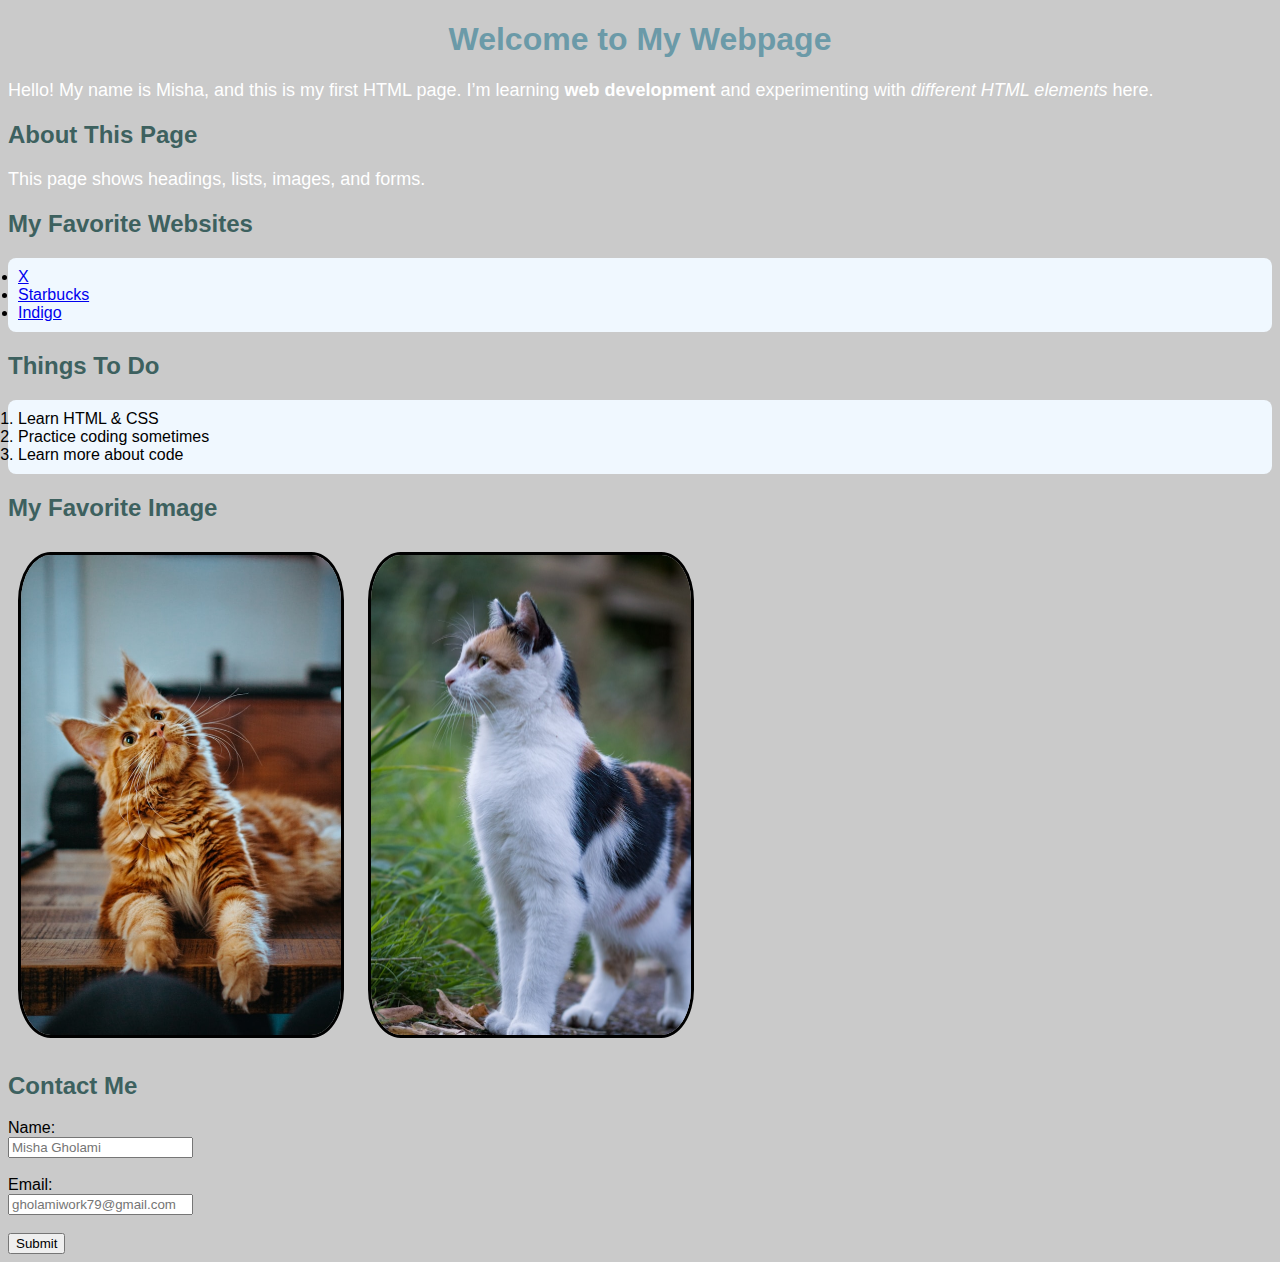
<file: index.html>
<!DOCTYPE html>
<html lang="en">
<head>
    <meta charset="UTF-8">
    <title>Lab 3 - Basic HTML Page</title>
    <!-- Link to external CSS (must be inside <head>) -->
    <link rel="stylesheet" href="mystyle.css">
</head>
    
<body>
    <h1>Welcome to My Webpage</h1>

    <p>
        Hello! My name is Misha, and this is my first HTML page. 
        I’m learning <strong>web development</strong> and experimenting with 
        <em>different HTML elements</em> here. 
    </p>

    <h2>About This Page</h2>
    <p>This page shows headings, lists, images, and forms.</p>

    <h2>My Favorite Websites</h2>
    <ul>
        <li><a href="https://www.X.com" target="_blank">X</a></li>
        <li><a href="https://www.Starbucks.com" target="_blank">Starbucks</a></li>
        <li><a href="https://www.indigo.org" target="_blank">Indigo</a></li>
    </ul>

    <h2>Things To Do</h2>
    <ol>
        <li>Learn HTML & CSS</li>
        <li>Practice coding sometimes</li>
        <li>Learn more about code</li>
    </ol>

    <h2>My Favorite Image</h2>
    <img src="cat01.jpg" alt="A happy Cat" width="320" height="480">
    <img src="cat02.jpg" alt="A mad Cat" width="320" height="480">

    <h2>Contact Me</h2>
    <form>
        <label for="name">Name:</label><br>
        <input type="text" id="name" name="name" placeholder="Misha Gholami"><br><br>

        <label for="email">Email:</label><br>
        <input type="email" id="email" name="email" placeholder="gholamiwork79@gmail.com"><br><br>

        <button type="submit">Submit</button>
    </form>
</body>
</html>
</file>
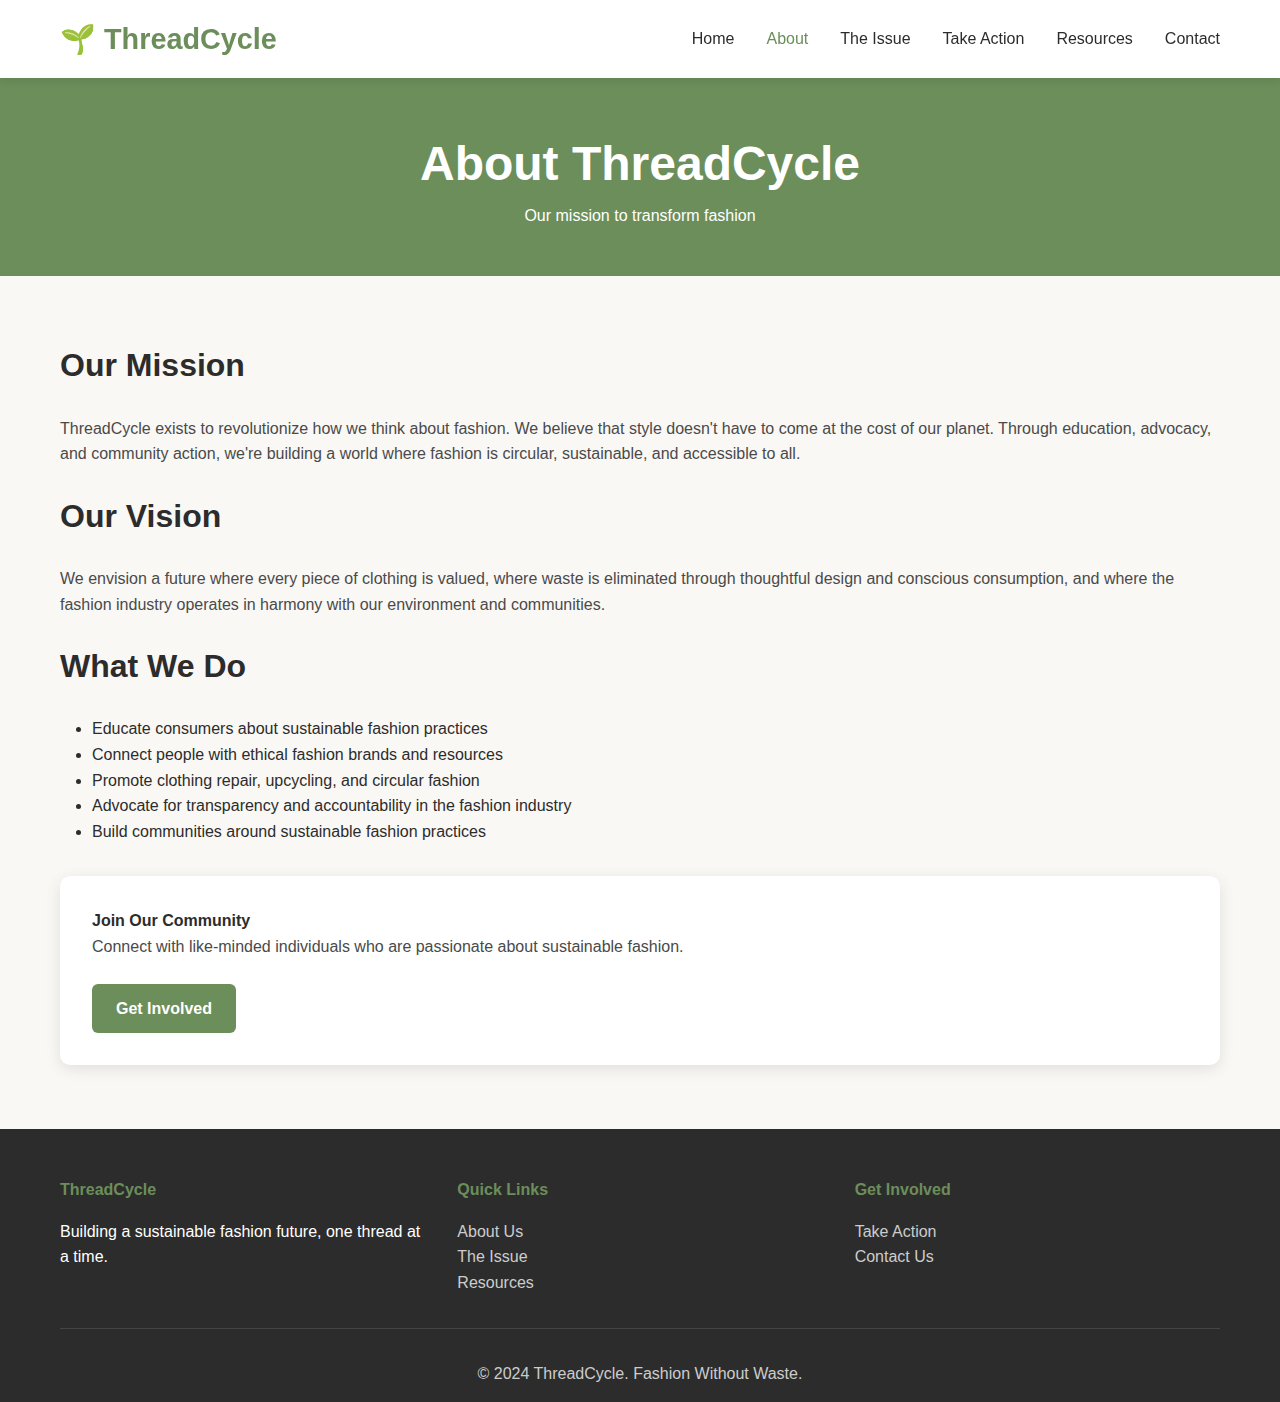
<file: about.html>
<!DOCTYPE html>
<html lang="en">
<head>
    <meta charset="UTF-8">
    <meta name="viewport" content="width=device-width, initial-scale=1.0">
    <title>About Us - ThreadCycle</title>
    <link rel="stylesheet" href="styles.css">
</head>
<body>
    <header>
        <nav>
            <div class="nav-container">
                <div class="logo">
                    <h1>🌱 ThreadCycle</h1>
                </div>
                <ul class="nav-menu">
                    <li><a href="index.html">Home</a></li>
                    <li><a href="about.html" class="active">About</a></li>
                    <li><a href="issue.html">The Issue</a></li>
                    <li><a href="action.html">Take Action</a></li>
                    <li><a href="resources.html">Resources</a></li>
                    <li><a href="contact.html">Contact</a></li>
                </ul>
            </div>
        </nav>
    </header>

    <main>
        <section class="page-header">
            <div class="container">
                <h2>About ThreadCycle</h2>
                <p class="page-subtitle">Our mission to transform fashion</p>
            </div>
        </section>

        <section class="content">
            <div class="container">
                <div class="content-grid">
                    <div class="content-main">
                        <h3>Our Mission</h3>
                        <p>ThreadCycle exists to revolutionize how we think about fashion. We believe that style doesn't have to come at the cost of our planet. Through education, advocacy, and community action, we're building a world where fashion is circular, sustainable, and accessible to all.</p>

                        <h3>Our Vision</h3>
                        <p>We envision a future where every piece of clothing is valued, where waste is eliminated through thoughtful design and conscious consumption, and where the fashion industry operates in harmony with our environment and communities.</p>

                        <h3>What We Do</h3>
                        <ul>
                            <li>Educate consumers about sustainable fashion practices</li>
                            <li>Connect people with ethical fashion brands and resources</li>
                            <li>Promote clothing repair, upcycling, and circular fashion</li>
                            <li>Advocate for transparency and accountability in the fashion industry</li>
                            <li>Build communities around sustainable fashion practices</li>
                        </ul>
                    </div>
                    <div class="content-sidebar">
                        <div class="sidebar-card">
                            <h4>Join Our Community</h4>
                            <p>Connect with like-minded individuals who are passionate about sustainable fashion.</p>
                            <a href="contact.html" class="btn btn-primary">Get Involved</a>
                        </div>
                    </div>
                </div>
            </div>
        </section>
    </main>

    <footer>
        <div class="container">
            <div class="footer-content">
                <div class="footer-section">
                    <h4>ThreadCycle</h4>
                    <p>Building a sustainable fashion future, one thread at a time.</p>
                </div>
                <div class="footer-section">
                    <h4>Quick Links</h4>
                    <ul>
                        <li><a href="about.html">About Us</a></li>
                        <li><a href="issue.html">The Issue</a></li>
                        <li><a href="resources.html">Resources</a></li>
                    </ul>
                </div>
                <div class="footer-section">
                    <h4>Get Involved</h4>
                    <ul>
                        <li><a href="action.html">Take Action</a></li>
                        <li><a href="contact.html">Contact Us</a></li>
                    </ul>
                </div>
            </div>
            <div class="footer-bottom">
                <p>&copy; 2024 ThreadCycle. Fashion Without Waste.</p>
            </div>
        </div>
    </footer>
</body>
</html>
</file>
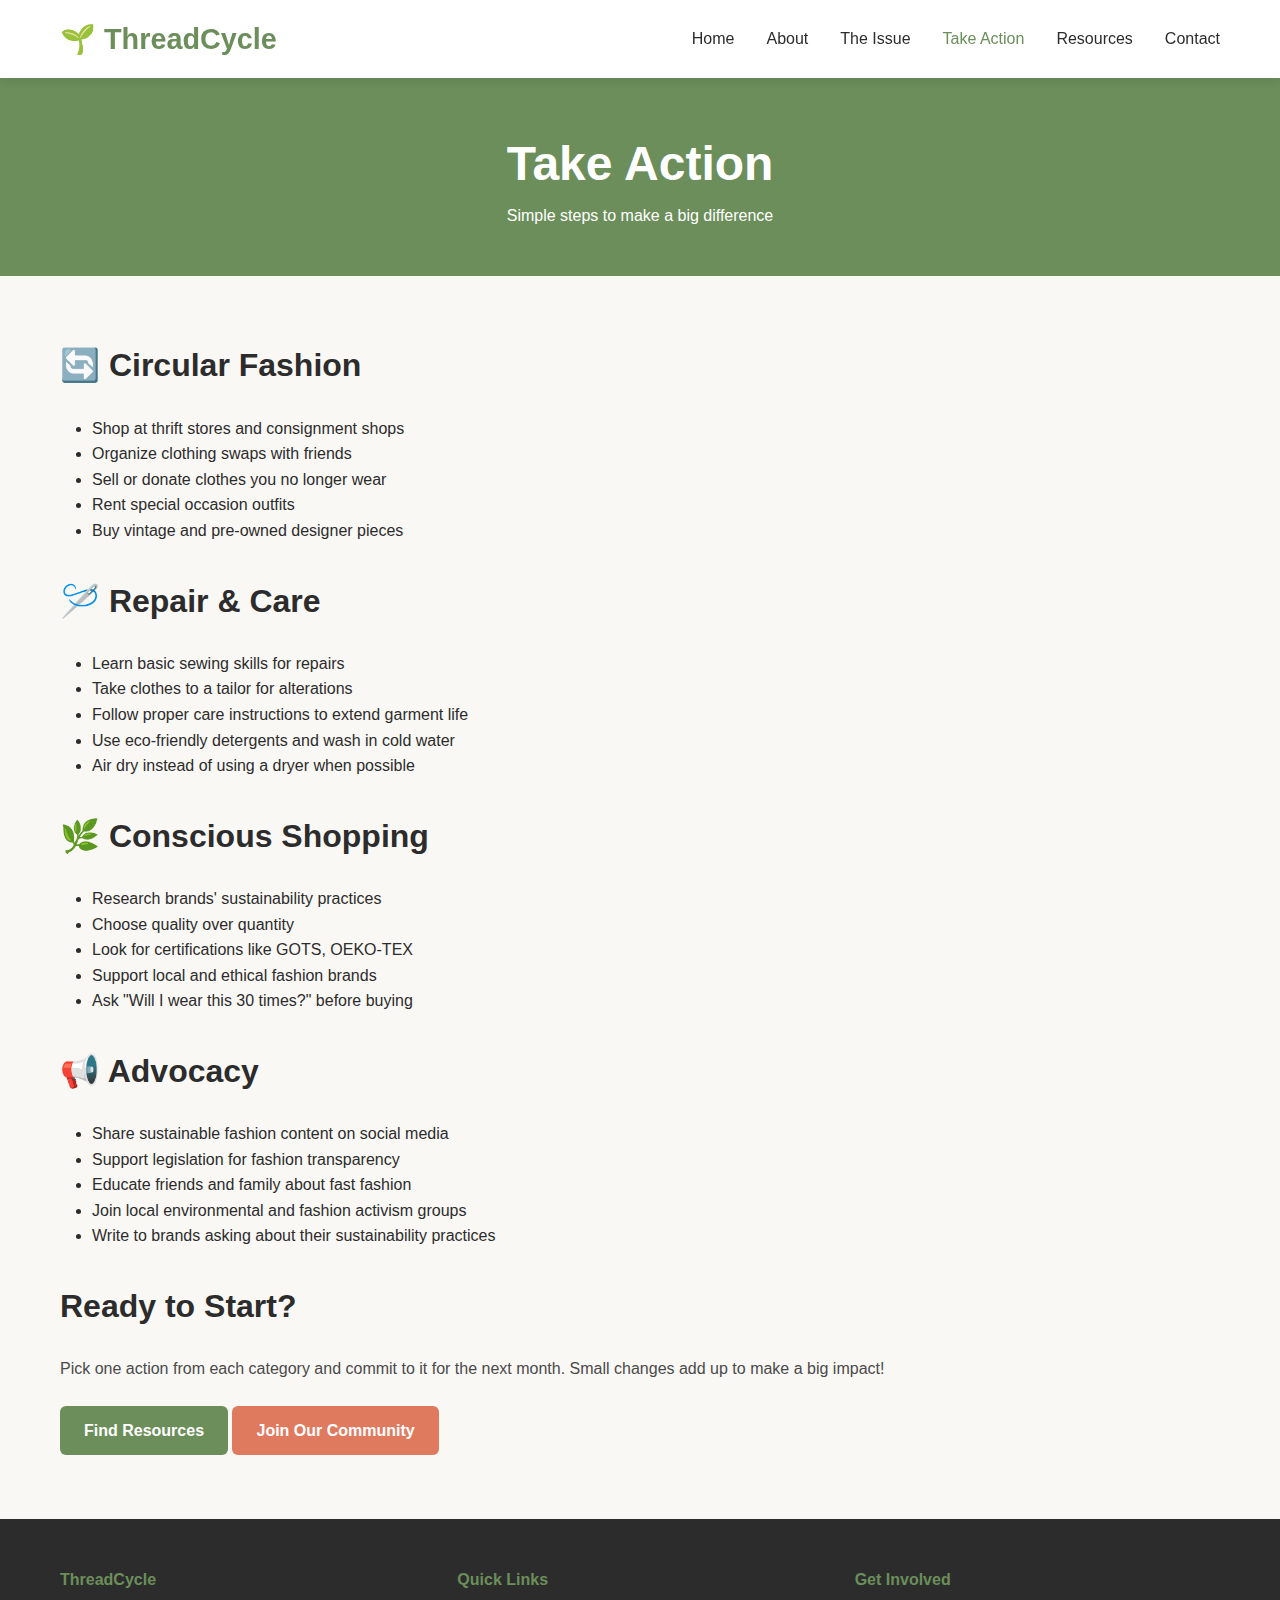
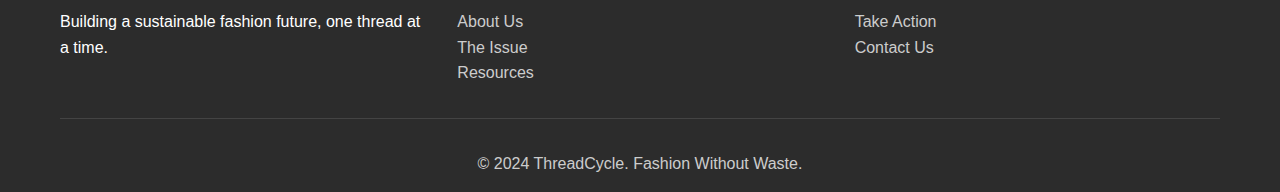
<file: action.html>
<!DOCTYPE html>
<html lang="en">
<head>
    <meta charset="UTF-8">
    <meta name="viewport" content="width=device-width, initial-scale=1.0">
    <title>Take Action - ThreadCycle</title>
    <link rel="stylesheet" href="styles.css">
</head>
<body>
    <header>
        <nav>
            <div class="nav-container">
                <div class="logo">
                    <h1>🌱 ThreadCycle</h1>
                </div>
                <ul class="nav-menu">
                    <li><a href="index.html">Home</a></li>
                    <li><a href="about.html">About</a></li>
                    <li><a href="issue.html">The Issue</a></li>
                    <li><a href="action.html" class="active">Take Action</a></li>
                    <li><a href="resources.html">Resources</a></li>
                    <li><a href="contact.html">Contact</a></li>
                </ul>
            </div>
        </nav>
    </header>

    <main>
        <section class="page-header">
            <div class="container">
                <h2>Take Action</h2>
                <p class="page-subtitle">Simple steps to make a big difference</p>
            </div>
        </section>

        <section class="content">
            <div class="container">
                <div class="action-categories">
                    <div class="action-category">
                        <h3>🔄 Circular Fashion</h3>
                        <ul>
                            <li>Shop at thrift stores and consignment shops</li>
                            <li>Organize clothing swaps with friends</li>
                            <li>Sell or donate clothes you no longer wear</li>
                            <li>Rent special occasion outfits</li>
                            <li>Buy vintage and pre-owned designer pieces</li>
                        </ul>
                    </div>

                    <div class="action-category">
                        <h3>🪡 Repair & Care</h3>
                        <ul>
                            <li>Learn basic sewing skills for repairs</li>
                            <li>Take clothes to a tailor for alterations</li>
                            <li>Follow proper care instructions to extend garment life</li>
                            <li>Use eco-friendly detergents and wash in cold water</li>
                            <li>Air dry instead of using a dryer when possible</li>
                        </ul>
                    </div>

                    <div class="action-category">
                        <h3>🌿 Conscious Shopping</h3>
                        <ul>
                            <li>Research brands' sustainability practices</li>
                            <li>Choose quality over quantity</li>
                            <li>Look for certifications like GOTS, OEKO-TEX</li>
                            <li>Support local and ethical fashion brands</li>
                            <li>Ask "Will I wear this 30 times?" before buying</li>
                        </ul>
                    </div>

                    <div class="action-category">
                        <h3>📢 Advocacy</h3>
                        <ul>
                            <li>Share sustainable fashion content on social media</li>
                            <li>Support legislation for fashion transparency</li>
                            <li>Educate friends and family about fast fashion</li>
                            <li>Join local environmental and fashion activism groups</li>
                            <li>Write to brands asking about their sustainability practices</li>
                        </ul>
                    </div>
                </div>

                <div class="cta-section">
                    <h3>Ready to Start?</h3>
                    <p>Pick one action from each category and commit to it for the next month. Small changes add up to make a big impact!</p>
                    <div class="cta-buttons">
                        <a href="resources.html" class="btn btn-primary">Find Resources</a>
                        <a href="contact.html" class="btn btn-secondary">Join Our Community</a>
                    </div>
                </div>
            </div>
        </section>
    </main>

    <footer>
        <div class="container">
            <div class="footer-content">
                <div class="footer-section">
                    <h4>ThreadCycle</h4>
                    <p>Building a sustainable fashion future, one thread at a time.</p>
                </div>
                <div class="footer-section">
                    <h4>Quick Links</h4>
                    <ul>
                        <li><a href="about.html">About Us</a></li>
                        <li><a href="issue.html">The Issue</a></li>
                        <li><a href="resources.html">Resources</a></li>
                    </ul>
                </div>
                <div class="footer-section">
                    <h4>Get Involved</h4>
                    <ul>
                        <li><a href="action.html">Take Action</a></li>
                        <li><a href="contact.html">Contact Us</a></li>
                    </ul>
                </div>
            </div>
            <div class="footer-bottom">
                <p>&copy; 2024 ThreadCycle. Fashion Without Waste.</p>
            </div>
        </div>
    </footer>
</body>
</html>
</file>
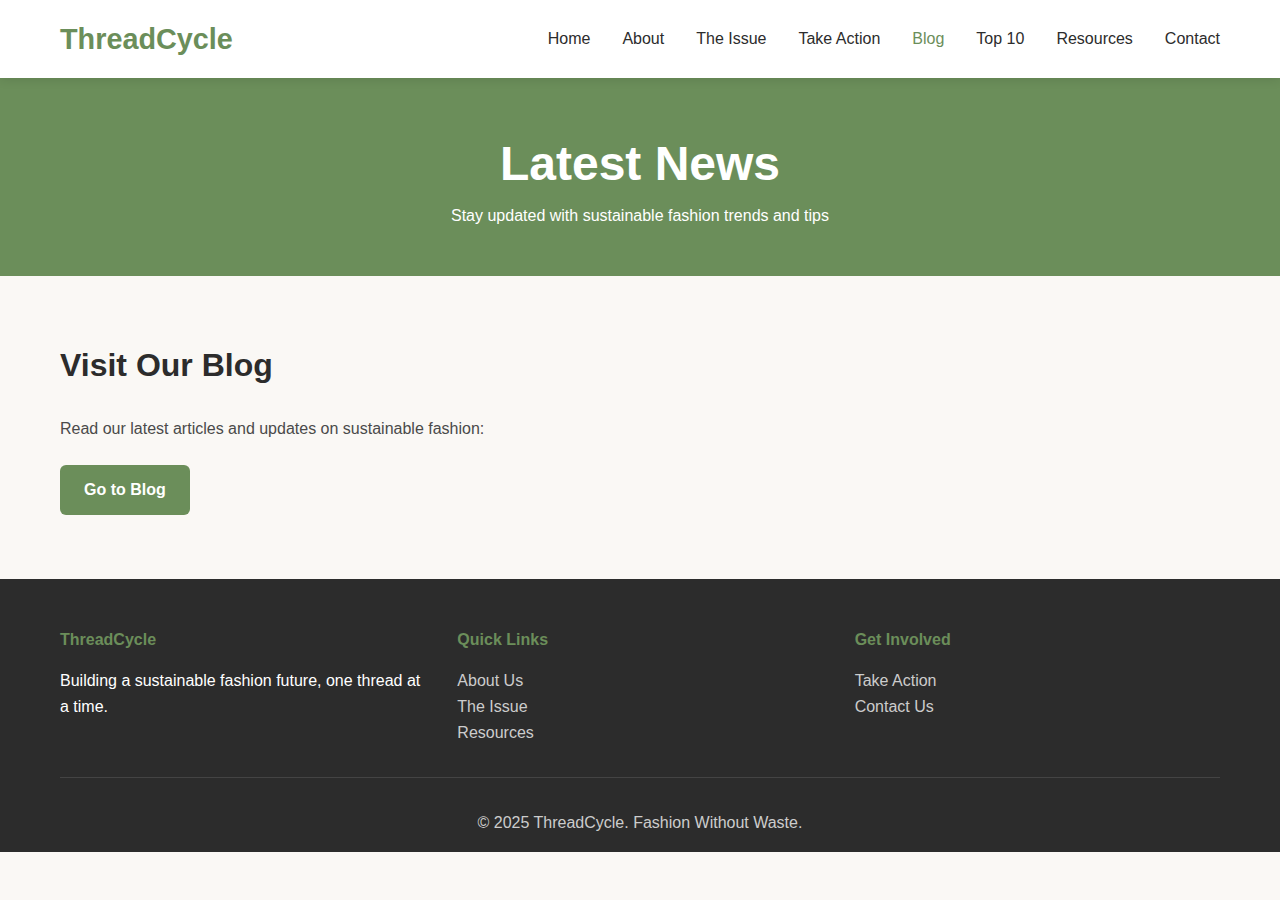
<file: blog.html>
<!DOCTYPE html>
<html lang="en">
<head>
    <meta charset="UTF-8">
    <meta name="viewport" content="width=device-width, initial-scale=1.0">
    <title>Blog - ThreadCycle</title>
    <link rel="stylesheet" href="styles.css">
</head>
<body>
    <header>
        <nav>
            <div class="nav-container">
                <div class="logo">
                    <h1>ThreadCycle</h1>
                </div>
                <ul class="nav-menu">
                    <li><a href="index.html">Home</a></li>
                    <li><a href="about.html">About</a></li>
                    <li><a href="issue.html">The Issue</a></li>
                    <li><a href="action.html">Take Action</a></li>
                    <li><a href="blog.html" class="active">Blog</a></li>
                    <li><a href="top10.html">Top 10</a></li>
                    <li><a href="resources.html">Resources</a></li>
                    <li><a href="contact.html">Contact</a></li>
                </ul>
            </div>
        </nav>
    </header>

    <main>
        <section class="page-header">
            <div class="container">
                <h2>Latest News</h2>
                <p class="page-subtitle">Stay updated with sustainable fashion trends and tips</p>
            </div>
        </section>

        <!-- Replaced all blog content with link to Framer site -->
        <section class="content">
            <div class="container">
                <div class="blog-link-section">
                    <h3>Visit Our Blog</h3>
                    <p>Read our latest articles and updates on sustainable fashion:</p>
                    <a href="https://authentic-adapts-558118.framer.app" target="_blank" rel="noopener noreferrer" class="btn btn-primary">Go to Blog</a>
                </div>
            </div>
        </section>
    </main>

    <footer>
        <div class="container">
            <div class="footer-content">
                <div class="footer-section">
                    <h4>ThreadCycle</h4>
                    <p>Building a sustainable fashion future, one thread at a time.</p>
                </div>
                <div class="footer-section">
                    <h4>Quick Links</h4>
                    <ul>
                        <li><a href="about.html">About Us</a></li>
                        <li><a href="issue.html">The Issue</a></li>
                        <li><a href="resources.html">Resources</a></li>
                    </ul>
                </div>
                <div class="footer-section">
                    <h4>Get Involved</h4>
                    <ul>
                        <li><a href="action.html">Take Action</a></li>
                        <li><a href="contact.html">Contact Us</a></li>
                    </ul>
                </div>
            </div>
            <div class="footer-bottom">
                <p>&copy; 2025 ThreadCycle. Fashion Without Waste.</p>
            </div>
        </div>
    </footer>
</body>
</html>
</file>
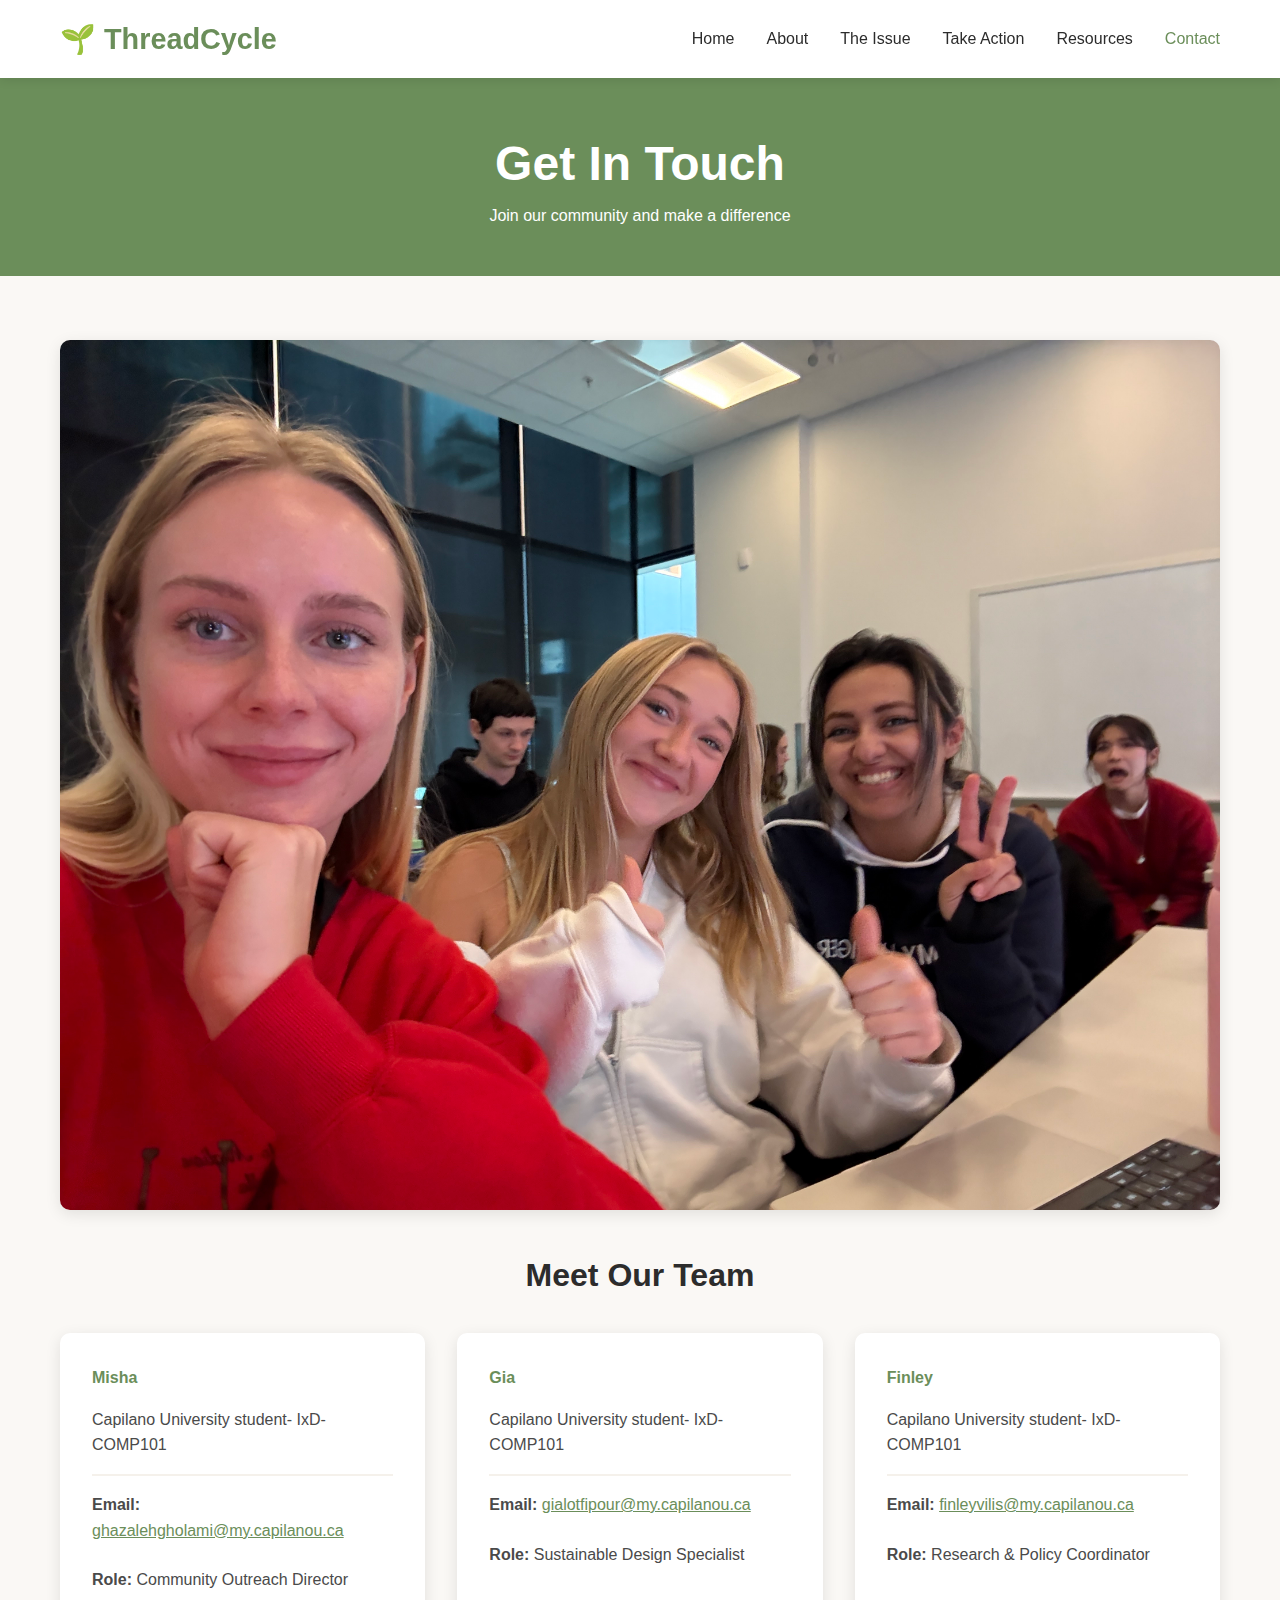
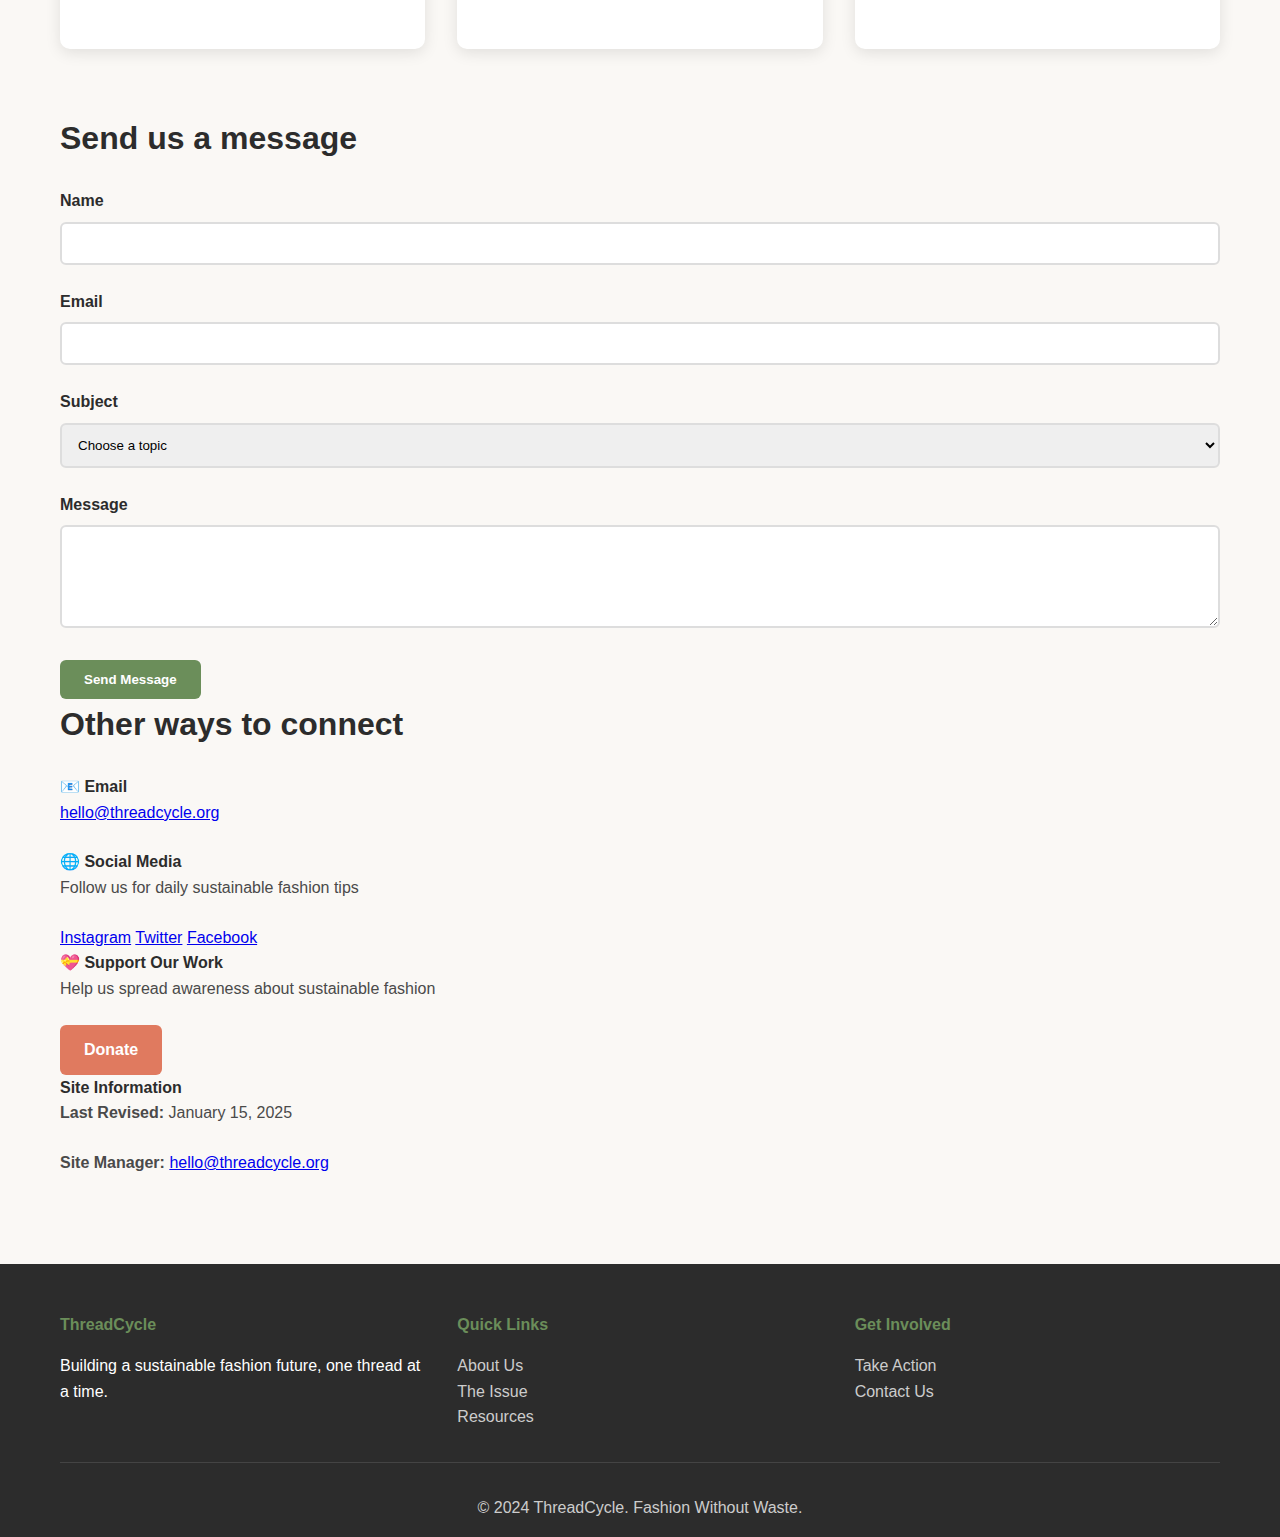
<file: contact.html>
<!DOCTYPE html>
<html lang="en">
  <head>
    <meta charset="UTF-8" />
    <meta name="viewport" content="width=device-width, initial-scale=1.0" />
    <title>Contact - ThreadCycle</title>
    <link rel="stylesheet" href="styles.css" />
  </head>
  <body>
    <header>
      <nav>
        <div class="nav-container">
          <div class="logo">
            <h1>🌱 ThreadCycle</h1>
          </div>
          <ul class="nav-menu">
            <li><a href="index.html">Home</a></li>
            <li><a href="about.html">About</a></li>
            <li><a href="issue.html">The Issue</a></li>
            <li><a href="action.html">Take Action</a></li>
            <li><a href="resources.html">Resources</a></li>
            <li><a href="contact.html" class="active">Contact</a></li>
          </ul>
        </div>
      </nav>
    </header>

    <main>
      <section class="page-header">
        <div class="container">
          <h2>Get In Touch</h2>
          <p class="page-subtitle">Join our community and make a difference</p>
        </div>
      </section>

      <section class="content">
        <div class="container">
          <div style="text-align: center; margin-bottom: 2rem">
            <img
              src="/thisisus.jpeg"
              alt="ThreadCycle Team"
              style="
                max-width: 100%;
                height: auto;
                border-radius: 10px;
                box-shadow: 0 4px 15px rgba(0, 0, 0, 0.1);
              "
            />
          </div>

          <!-- team member sections for Misha, Gia, and Finley -->
          <div style="margin-bottom: 4rem">
            <h3 style="text-align: center; margin-bottom: 2rem">
              Meet Our Team
            </h3>
            <div
              style="
                display: grid;
                grid-template-columns: repeat(auto-fit, minmax(300px, 1fr));
                gap: 2rem;
              "
            >
              <!-- Misha -->
              <div
                style="
                  background: white;
                  padding: 2rem;
                  border-radius: 10px;
                  box-shadow: 0 4px 15px rgba(0, 0, 0, 0.1);
                "
              >
                <h4 style="color: #6b8e5a; margin-bottom: 1rem">Misha</h4>
                <p style="margin-bottom: 1rem; color: #4a4a4a">
                  Capilano University student- IxD- COMP101
                </p>
                <div style="border-top: 2px solid #f5f1eb; padding-top: 1rem">
                  <p>
                    <strong>Email:</strong>
                    <a
                      href="mailto:ghazalehgholami@my.capilanou.ca"
                      style="color: #6b8e5a"
                      >ghazalehgholami@my.capilanou.ca</a
                    >
                  </p>
                  <p><strong>Role:</strong> Community Outreach Director</p>
                </div>
              </div>

              <!-- Gia -->
              <div
                style="
                  background: white;
                  padding: 2rem;
                  border-radius: 10px;
                  box-shadow: 0 4px 15px rgba(0, 0, 0, 0.1);
                "
              >
                <h4 style="color: #6b8e5a; margin-bottom: 1rem">Gia</h4>
                <p style="margin-bottom: 1rem; color: #4a4a4a">
                  Capilano University student- IxD- COMP101
                </p>
                <div style="border-top: 2px solid #f5f1eb; padding-top: 1rem">
                  <p>
                    <strong>Email:</strong>
                    <a
                      href="mailto:gialotfipour@my.capilanou.ca"
                      style="color: #6b8e5a"
                      >gialotfipour@my.capilanou.ca</a
                    >
                  </p>
                  <p><strong>Role:</strong> Sustainable Design Specialist</p>
                </div>
              </div>

              <!-- Finley -->
              <div
                style="
                  background: white;
                  padding: 2rem;
                  border-radius: 10px;
                  box-shadow: 0 4px 15px rgba(0, 0, 0, 0.1);
                "
              >
                <h4 style="color: #6b8e5a; margin-bottom: 1rem">Finley</h4>
                <p style="margin-bottom: 1rem; color: #4a4a4a">
                  Capilano University student- IxD- COMP101
                </p>
                <div style="border-top: 2px solid #f5f1eb; padding-top: 1rem">
                  <p>
                    <strong>Email:</strong>
                    <a
                      href="mailto:finleyvilis@my.capilanou.ca"
                      style="color: #6b8e5a"
                      >finleyvilis@my.capilanou.ca</a
                    >
                  </p>
                  <p><strong>Role:</strong> Research & Policy Coordinator</p>
                </div>
              </div>
            </div>
          </div>

          <div class="contact-grid">
            <div class="contact-form">
              <h3>Send us a message</h3>
              <form
                action="mailto:hello@threadcycle.org"
                method="post"
                enctype="text/plain"
              >
                <div class="form-group">
                  <label for="name">Name</label>
                  <input type="text" id="name" name="name" required />
                </div>
                <div class="form-group">
                  <label for="email">Email</label>
                  <input type="email" id="email" name="email" required />
                </div>
                <div class="form-group">
                  <label for="subject">Subject</label>
                  <select id="subject" name="subject" required>
                    <option value="">Choose a topic</option>
                    <option value="general">General Inquiry</option>
                    <option value="volunteer">Volunteer Opportunities</option>
                    <option value="partnership">Partnership</option>
                    <option value="media">Media Inquiry</option>
                  </select>
                </div>
                <div class="form-group">
                  <label for="message">Message</label>
                  <textarea
                    id="message"
                    name="message"
                    rows="5"
                    required
                  ></textarea>
                </div>
                <button type="submit" class="btn btn-primary">
                  Send Message
                </button>
              </form>
            </div>

            <div class="contact-info">
              <h3>Other ways to connect</h3>
              <div class="contact-methods">
                <div class="contact-method">
                  <h4>📧 Email</h4>
                  <p>
                    <a href="mailto:hello@threadcycle.org"
                      >hello@threadcycle.org</a
                    >
                  </p>
                </div>
                <div class="contact-method">
                  <h4>🌐 Social Media</h4>
                  <p>Follow us for daily sustainable fashion tips</p>
                  <div class="social-links">
                    <a href="#" target="_blank" rel="noopener">Instagram</a>
                    <a href="#" target="_blank" rel="noopener">Twitter</a>
                    <a href="#" target="_blank" rel="noopener">Facebook</a>
                  </div>
                </div>
                <div class="contact-method">
                  <h4>💝 Support Our Work</h4>
                  <p>Help us spread awareness about sustainable fashion</p>
                  <a href="#" class="btn btn-secondary">Donate</a>
                </div>
                <div class="contact-method">
                  <h4>Site Information</h4>
                  <p><strong>Last Revised:</strong> January 15, 2025</p>
                  <p>
                    <strong>Site Manager:</strong>
                    <a href="mailto:hello@threadcycle.org"
                      >hello@threadcycle.org</a
                    >
                  </p>
                </div>
              </div>
            </div>
          </div>
        </div>
      </section>
    </main>

    <footer>
      <div class="container">
        <div class="footer-content">
          <div class="footer-section">
            <h4>ThreadCycle</h4>
            <p>Building a sustainable fashion future, one thread at a time.</p>
          </div>
          <div class="footer-section">
            <h4>Quick Links</h4>
            <ul>
              <li><a href="about.html">About Us</a></li>
              <li><a href="issue.html">The Issue</a></li>
              <li><a href="resources.html">Resources</a></li>
            </ul>
          </div>
          <div class="footer-section">
            <h4>Get Involved</h4>
            <ul>
              <li><a href="action.html">Take Action</a></li>
              <li><a href="contact.html">Contact Us</a></li>
            </ul>
          </div>
        </div>
        <div class="footer-bottom">
          <p>&copy; 2024 ThreadCycle. Fashion Without Waste.</p>
        </div>
      </div>
    </footer>
  </body>
</html>
</file>
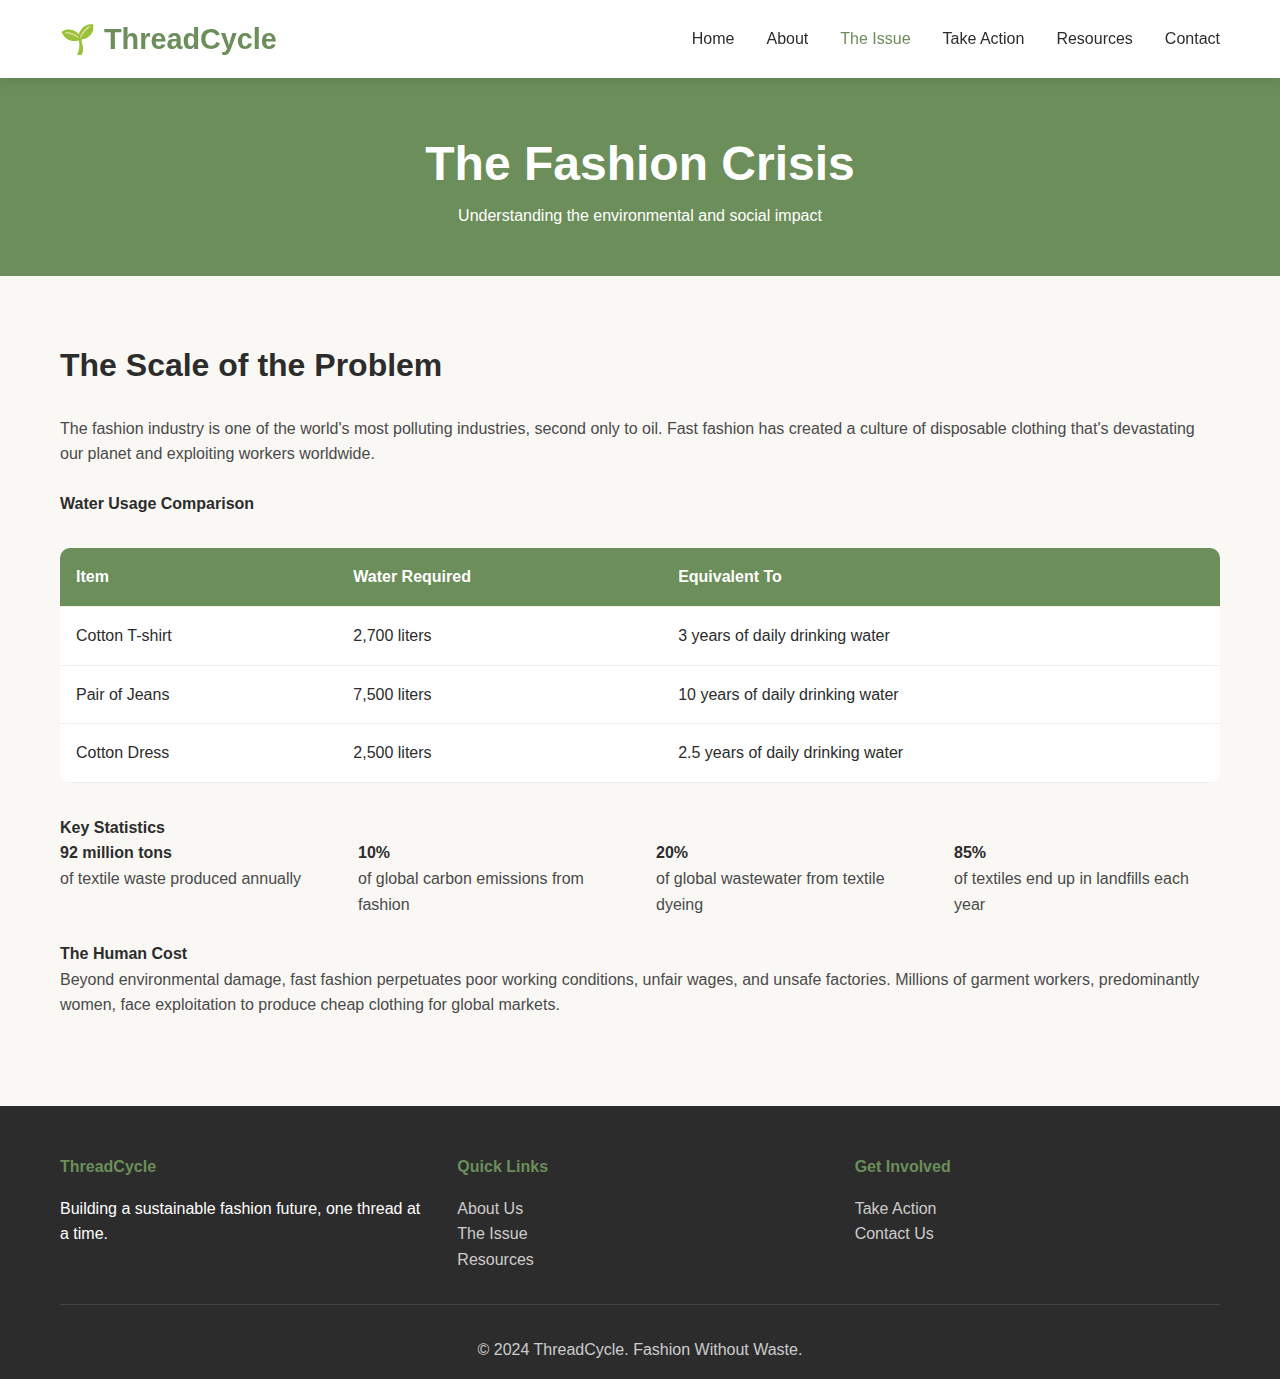
<file: issue.html>
<!DOCTYPE html>
<html lang="en">
<head>
    <meta charset="UTF-8">
    <meta name="viewport" content="width=device-width, initial-scale=1.0">
    <title>The Issue - ThreadCycle</title>
    <link rel="stylesheet" href="styles.css">
</head>
<body>
    <header>
        <nav>
            <div class="nav-container">
                <div class="logo">
                    <h1>🌱 ThreadCycle</h1>
                </div>
                <ul class="nav-menu">
                    <li><a href="index.html">Home</a></li>
                    <li><a href="about.html">About</a></li>
                    <li><a href="issue.html" class="active">The Issue</a></li>
                    <li><a href="action.html">Take Action</a></li>
                    <li><a href="resources.html">Resources</a></li>
                    <li><a href="contact.html">Contact</a></li>
                </ul>
            </div>
        </nav>
    </header>

    <main>
        <section class="page-header">
            <div class="container">
                <h2>The Fashion Crisis</h2>
                <p class="page-subtitle">Understanding the environmental and social impact</p>
            </div>
        </section>

        <section class="content">
            <div class="container">
                <h3>The Scale of the Problem</h3>
                <p>The fashion industry is one of the world's most polluting industries, second only to oil. Fast fashion has created a culture of disposable clothing that's devastating our planet and exploiting workers worldwide.</p>

                <div class="comparison-table">
                    <h4>Water Usage Comparison</h4>
                    <table>
                        <thead>
                            <tr>
                                <th>Item</th>
                                <th>Water Required</th>
                                <th>Equivalent To</th>
                            </tr>
                        </thead>
                        <tbody>
                            <tr>
                                <td>Cotton T-shirt</td>
                                <td>2,700 liters</td>
                                <td>3 years of daily drinking water</td>
                            </tr>
                            <tr>
                                <td>Pair of Jeans</td>
                                <td>7,500 liters</td>
                                <td>10 years of daily drinking water</td>
                            </tr>
                            <tr>
                                <td>Cotton Dress</td>
                                <td>2,500 liters</td>
                                <td>2.5 years of daily drinking water</td>
                            </tr>
                        </tbody>
                    </table>
                </div>

                <div class="stats-section">
                    <h4>Key Statistics</h4>
                    <div class="stats-grid">
                        <div class="stat-item">
                            <strong>92 million tons</strong>
                            <p>of textile waste produced annually</p>
                        </div>
                        <div class="stat-item">
                            <strong>10%</strong>
                            <p>of global carbon emissions from fashion</p>
                        </div>
                        <div class="stat-item">
                            <strong>20%</strong>
                            <p>of global wastewater from textile dyeing</p>
                        </div>
                        <div class="stat-item">
                            <strong>85%</strong>
                            <p>of textiles end up in landfills each year</p>
                        </div>
                    </div>
                </div>

                <div class="human-cost">
                    <h4>The Human Cost</h4>
                    <p>Beyond environmental damage, fast fashion perpetuates poor working conditions, unfair wages, and unsafe factories. Millions of garment workers, predominantly women, face exploitation to produce cheap clothing for global markets.</p>
                </div>
            </div>
        </section>
    </main>

    <footer>
        <div class="container">
            <div class="footer-content">
                <div class="footer-section">
                    <h4>ThreadCycle</h4>
                    <p>Building a sustainable fashion future, one thread at a time.</p>
                </div>
                <div class="footer-section">
                    <h4>Quick Links</h4>
                    <ul>
                        <li><a href="about.html">About Us</a></li>
                        <li><a href="issue.html">The Issue</a></li>
                        <li><a href="resources.html">Resources</a></li>
                    </ul>
                </div>
                <div class="footer-section">
                    <h4>Get Involved</h4>
                    <ul>
                        <li><a href="action.html">Take Action</a></li>
                        <li><a href="contact.html">Contact Us</a></li>
                    </ul>
                </div>
            </div>
            <div class="footer-bottom">
                <p>&copy; 2024 ThreadCycle. Fashion Without Waste.</p>
            </div>
        </div>
    </footer>
</body>
</html>
</file>
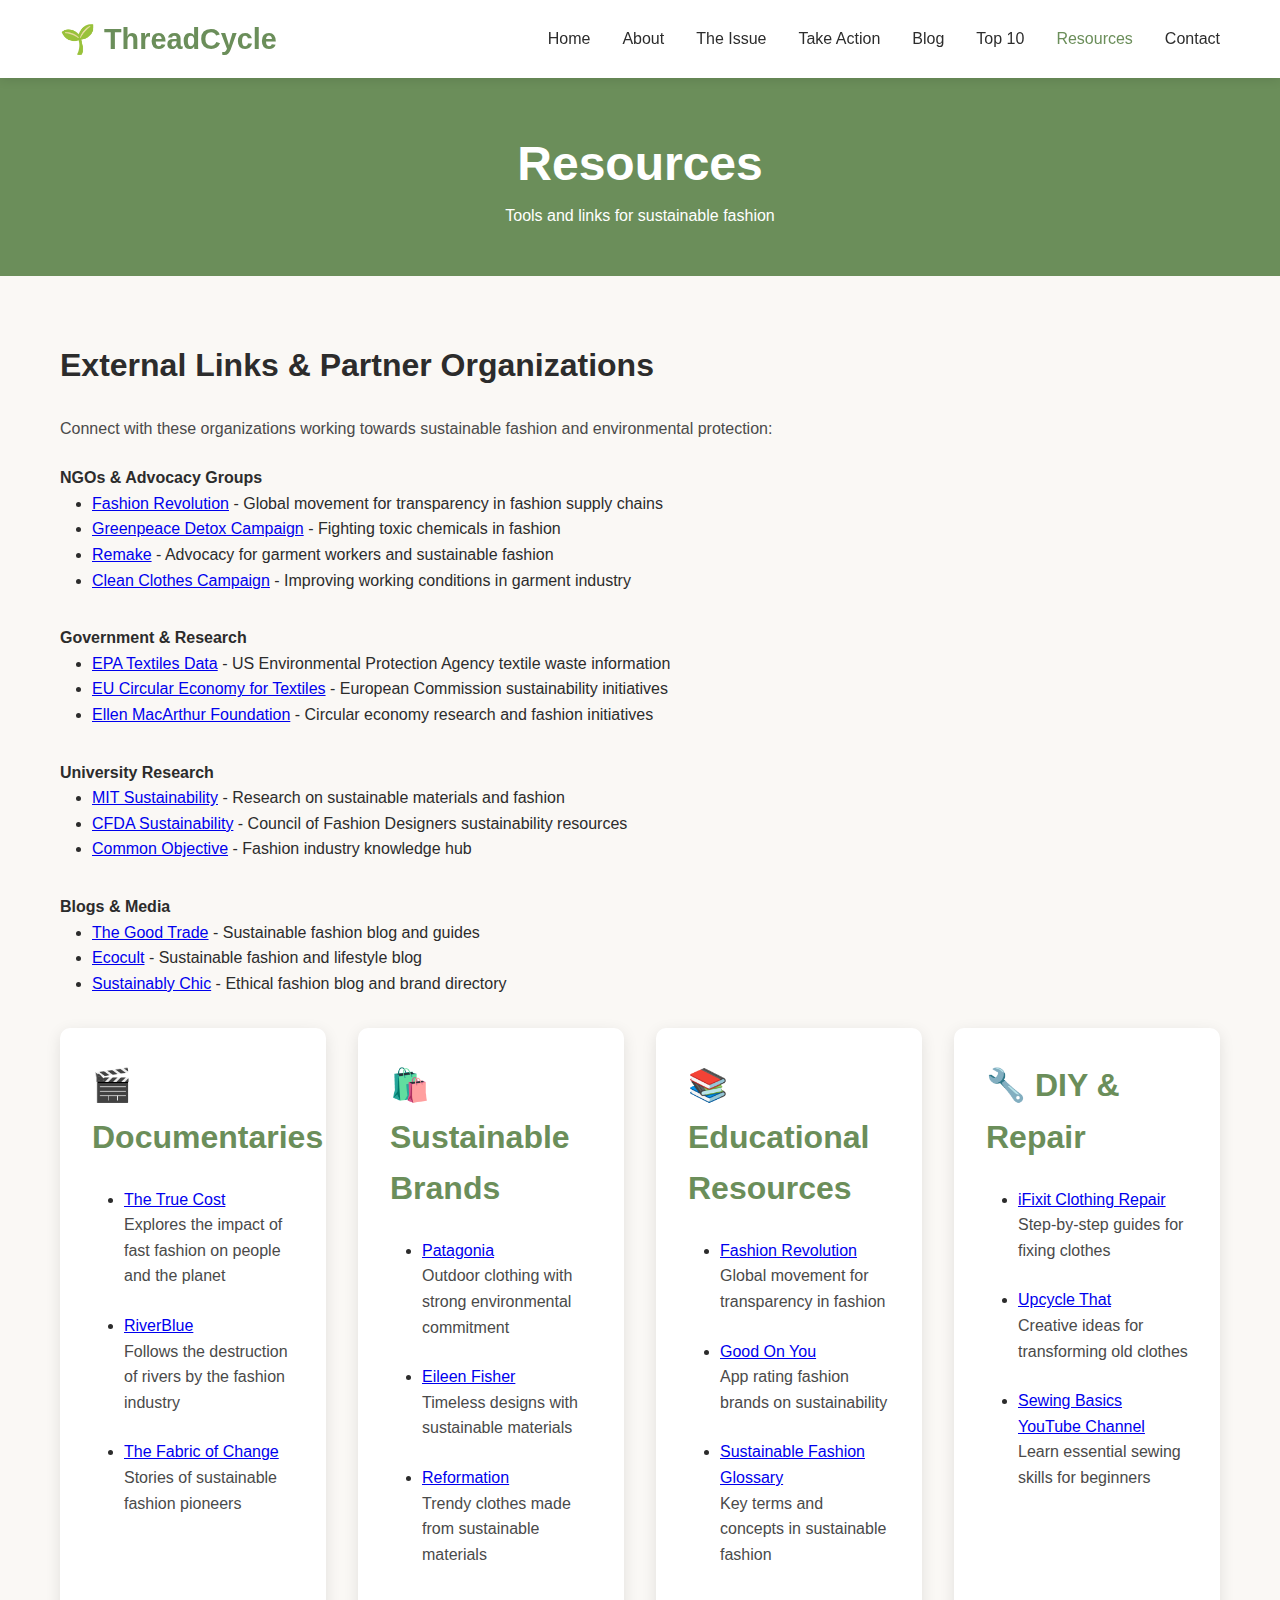
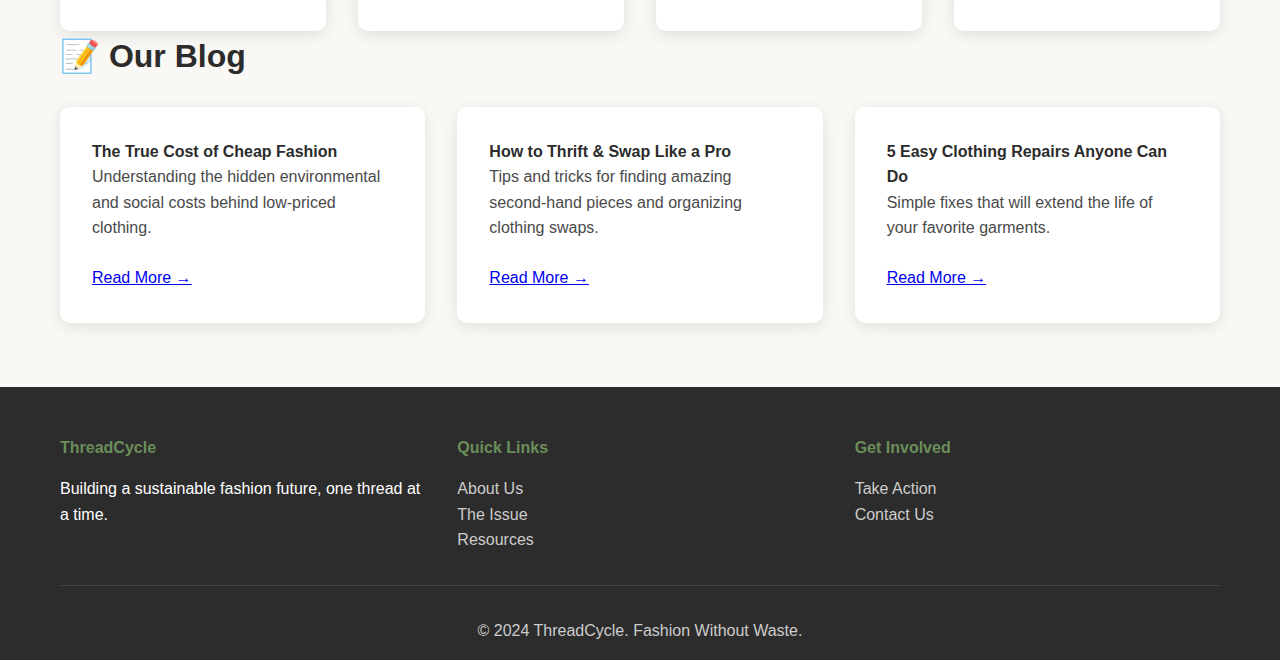
<file: resources.html>
<!DOCTYPE html>
<html lang="en">
<head>
    <meta charset="UTF-8">
    <meta name="viewport" content="width=device-width, initial-scale=1.0">
    <title>Resources - ThreadCycle</title>
    <link rel="stylesheet" href="styles.css">
</head>
<body>
    <header>
        <nav>
            <div class="nav-container">
                <div class="logo">
                    <h1>🌱 ThreadCycle</h1>
                </div>
                <ul class="nav-menu">
                    <li><a href="index.html">Home</a></li>
                    <li><a href="about.html">About</a></li>
                    <li><a href="issue.html">The Issue</a></li>
                    <li><a href="action.html">Take Action</a></li>
                    <li><a href="blog.html">Blog</a></li>
                    <li><a href="top10.html">Top 10</a></li>
                    <li><a href="resources.html" class="active">Resources</a></li>
                    <li><a href="contact.html">Contact</a></li>
                </ul>
            </div>
        </nav>
    </header>

    <main>
        <section class="page-header">
            <div class="container">
                <h2>Resources</h2>
                <p class="page-subtitle">Tools and links for sustainable fashion</p>
            </div>
        </section>

        <section class="content">
            <div class="container">
                <div class="external-links-section">
                    <h3>External Links & Partner Organizations</h3>
                    <p>Connect with these organizations working towards sustainable fashion and environmental protection:</p>
                    
                    <div class="external-links-grid">
                        <div class="external-link-card">
                            <h4>NGOs & Advocacy Groups</h4>
                            <ul class="external-list">
                                <li><a href="https://www.fashionrevolution.org" target="_blank" rel="noopener">Fashion Revolution</a> - Global movement for transparency in fashion supply chains</li>
                                <li><a href="https://www.greenpeace.org/international/campaign/detox-my-fashion/" target="_blank" rel="noopener">Greenpeace Detox Campaign</a> - Fighting toxic chemicals in fashion</li>
                                <li><a href="https://remake.world" target="_blank" rel="noopener">Remake</a> - Advocacy for garment workers and sustainable fashion</li>
                                <li><a href="https://www.cleanclothes.org" target="_blank" rel="noopener">Clean Clothes Campaign</a> - Improving working conditions in garment industry</li>
                            </ul>
                        </div>

                        <div class="external-link-card">
                            <h4>Government & Research</h4>
                            <ul class="external-list">
                                <li><a href="https://www.epa.gov/sustainable-management-food/textiles-material-specific-data" target="_blank" rel="noopener">EPA Textiles Data</a> - US Environmental Protection Agency textile waste information</li>
                                <li><a href="https://ec.europa.eu/environment/circular-economy/textiles.htm" target="_blank" rel="noopener">EU Circular Economy for Textiles</a> - European Commission sustainability initiatives</li>
                                <li><a href="https://www.ellenmacarthurfoundation.org/topics/fashion/overview" target="_blank" rel="noopener">Ellen MacArthur Foundation</a> - Circular economy research and fashion initiatives</li>
                            </ul>
                        </div>

                        <div class="external-link-card">
                            <h4>University Research</h4>
                            <ul class="external-list">
                                <li><a href="https://sustainability.mit.edu" target="_blank" rel="noopener">MIT Sustainability</a> - Research on sustainable materials and fashion</li>
                                <li><a href="https://www.cfda.com/resources/sustainability" target="_blank" rel="noopener">CFDA Sustainability</a> - Council of Fashion Designers sustainability resources</li>
                                <li><a href="https://www.commonobjective.co" target="_blank" rel="noopener">Common Objective</a> - Fashion industry knowledge hub</li>
                            </ul>
                        </div>

                        <div class="external-link-card">
                            <h4>Blogs & Media</h4>
                            <ul class="external-list">
                                <li><a href="https://www.thegoodtrade.com/features/fair-trade-clothing" target="_blank" rel="noopener">The Good Trade</a> - Sustainable fashion blog and guides</li>
                                <li><a href="https://ecocult.com" target="_blank" rel="noopener">Ecocult</a> - Sustainable fashion and lifestyle blog</li>
                                <li><a href="https://www.sustainably-chic.com" target="_blank" rel="noopener">Sustainably Chic</a> - Ethical fashion blog and brand directory</li>
                            </ul>
                        </div>
                    </div>
                </div>

                <div class="resources-grid">
                    <div class="resource-category">
                        <h3>🎬 Documentaries</h3>
                        <ul class="resource-list">
                            <li>
                                <a href="#" target="_blank" rel="noopener">The True Cost</a>
                                <p>Explores the impact of fast fashion on people and the planet</p>
                            </li>
                            <li>
                                <a href="#" target="_blank" rel="noopener">RiverBlue</a>
                                <p>Follows the destruction of rivers by the fashion industry</p>
                            </li>
                            <li>
                                <a href="#" target="_blank" rel="noopener">The Fabric of Change</a>
                                <p>Stories of sustainable fashion pioneers</p>
                            </li>
                        </ul>
                    </div>

                    <div class="resource-category">
                        <h3>🛍️ Sustainable Brands</h3>
                        <ul class="resource-list">
                            <li>
                                <a href="#" target="_blank" rel="noopener">Patagonia</a>
                                <p>Outdoor clothing with strong environmental commitment</p>
                            </li>
                            <li>
                                <a href="#" target="_blank" rel="noopener">Eileen Fisher</a>
                                <p>Timeless designs with sustainable materials</p>
                            </li>
                            <li>
                                <a href="#" target="_blank" rel="noopener">Reformation</a>
                                <p>Trendy clothes made from sustainable materials</p>
                            </li>
                        </ul>
                    </div>

                    <div class="resource-category">
                        <h3>📚 Educational Resources</h3>
                        <ul class="resource-list">
                            <li>
                                <a href="#" target="_blank" rel="noopener">Fashion Revolution</a>
                                <p>Global movement for transparency in fashion</p>
                            </li>
                            <li>
                                <a href="#" target="_blank" rel="noopener">Good On You</a>
                                <p>App rating fashion brands on sustainability</p>
                            </li>
                            <li>
                                <a href="#" target="_blank" rel="noopener">Sustainable Fashion Glossary</a>
                                <p>Key terms and concepts in sustainable fashion</p>
                            </li>
                        </ul>
                    </div>

                    <div class="resource-category">
                        <h3>🔧 DIY & Repair</h3>
                        <ul class="resource-list">
                            <li>
                                <a href="#" target="_blank" rel="noopener">iFixit Clothing Repair</a>
                                <p>Step-by-step guides for fixing clothes</p>
                            </li>
                            <li>
                                <a href="#" target="_blank" rel="noopener">Upcycle That</a>
                                <p>Creative ideas for transforming old clothes</p>
                            </li>
                            <li>
                                <a href="#" target="_blank" rel="noopener">Sewing Basics YouTube Channel</a>
                                <p>Learn essential sewing skills for beginners</p>
                            </li>
                        </ul>
                    </div>
                </div>

                <div class="blog-section">
                    <h3>📝 Our Blog</h3>
                    <div class="blog-posts">
                        <article class="blog-post">
                            <h4>The True Cost of Cheap Fashion</h4>
                            <p>Understanding the hidden environmental and social costs behind low-priced clothing.</p>
                            <a href="#" class="read-more">Read More →</a>
                        </article>
                        <article class="blog-post">
                            <h4>How to Thrift & Swap Like a Pro</h4>
                            <p>Tips and tricks for finding amazing second-hand pieces and organizing clothing swaps.</p>
                            <a href="#" class="read-more">Read More →</a>
                        </article>
                        <article class="blog-post">
                            <h4>5 Easy Clothing Repairs Anyone Can Do</h4>
                            <p>Simple fixes that will extend the life of your favorite garments.</p>
                            <a href="#" class="read-more">Read More →</a>
                        </article>
                    </div>
                </div>
            </div>
        </section>
    </main>

    <footer>
        <div class="container">
            <div class="footer-content">
                <div class="footer-section">
                    <h4>ThreadCycle</h4>
                    <p>Building a sustainable fashion future, one thread at a time.</p>
                </div>
                <div class="footer-section">
                    <h4>Quick Links</h4>
                    <ul>
                        <li><a href="about.html">About Us</a></li>
                        <li><a href="issue.html">The Issue</a></li>
                        <li><a href="resources.html">Resources</a></li>
                    </ul>
                </div>
                <div class="footer-section">
                    <h4>Get Involved</h4>
                    <ul>
                        <li><a href="action.html">Take Action</a></li>
                        <li><a href="contact.html">Contact Us</a></li>
                    </ul>
                </div>
            </div>
            <div class="footer-bottom">
                <p>&copy; 2024 ThreadCycle. Fashion Without Waste.</p>
            </div>
        </div>
    </footer>
</body>
</html>
</file>
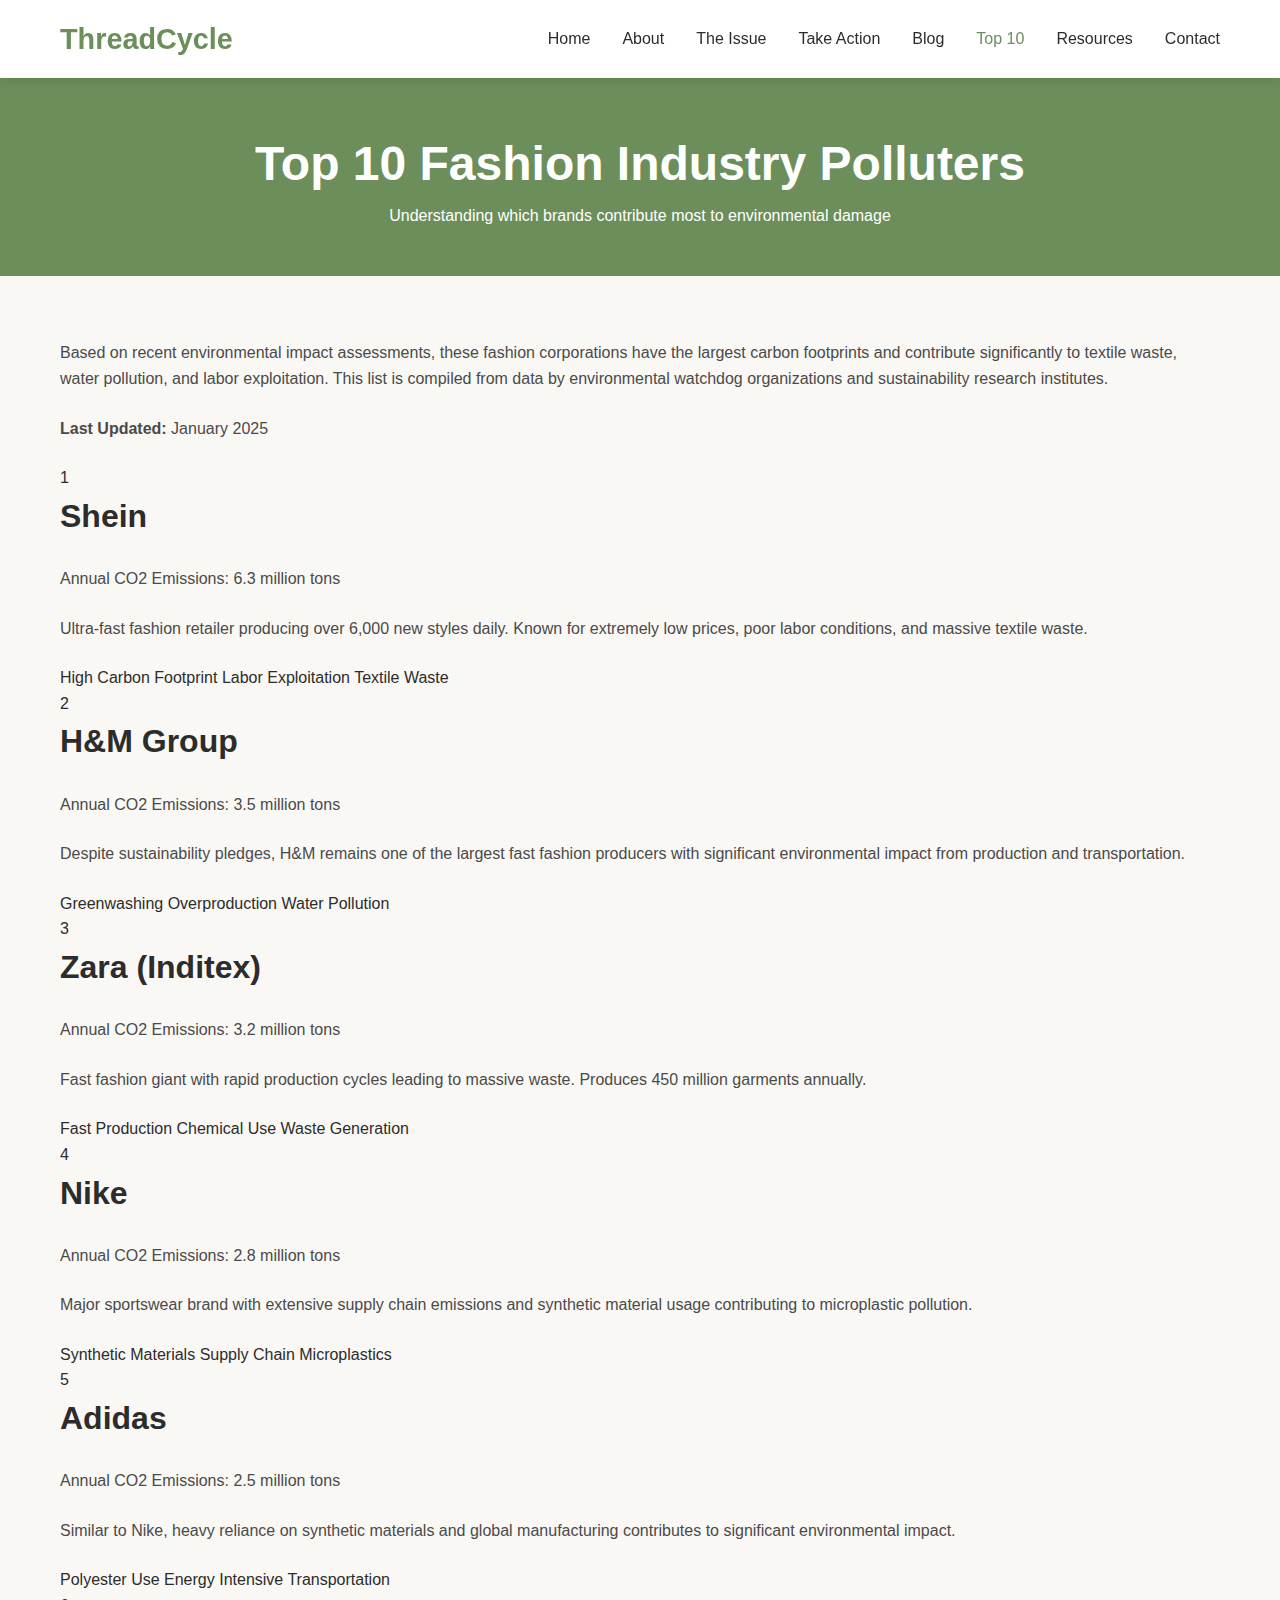
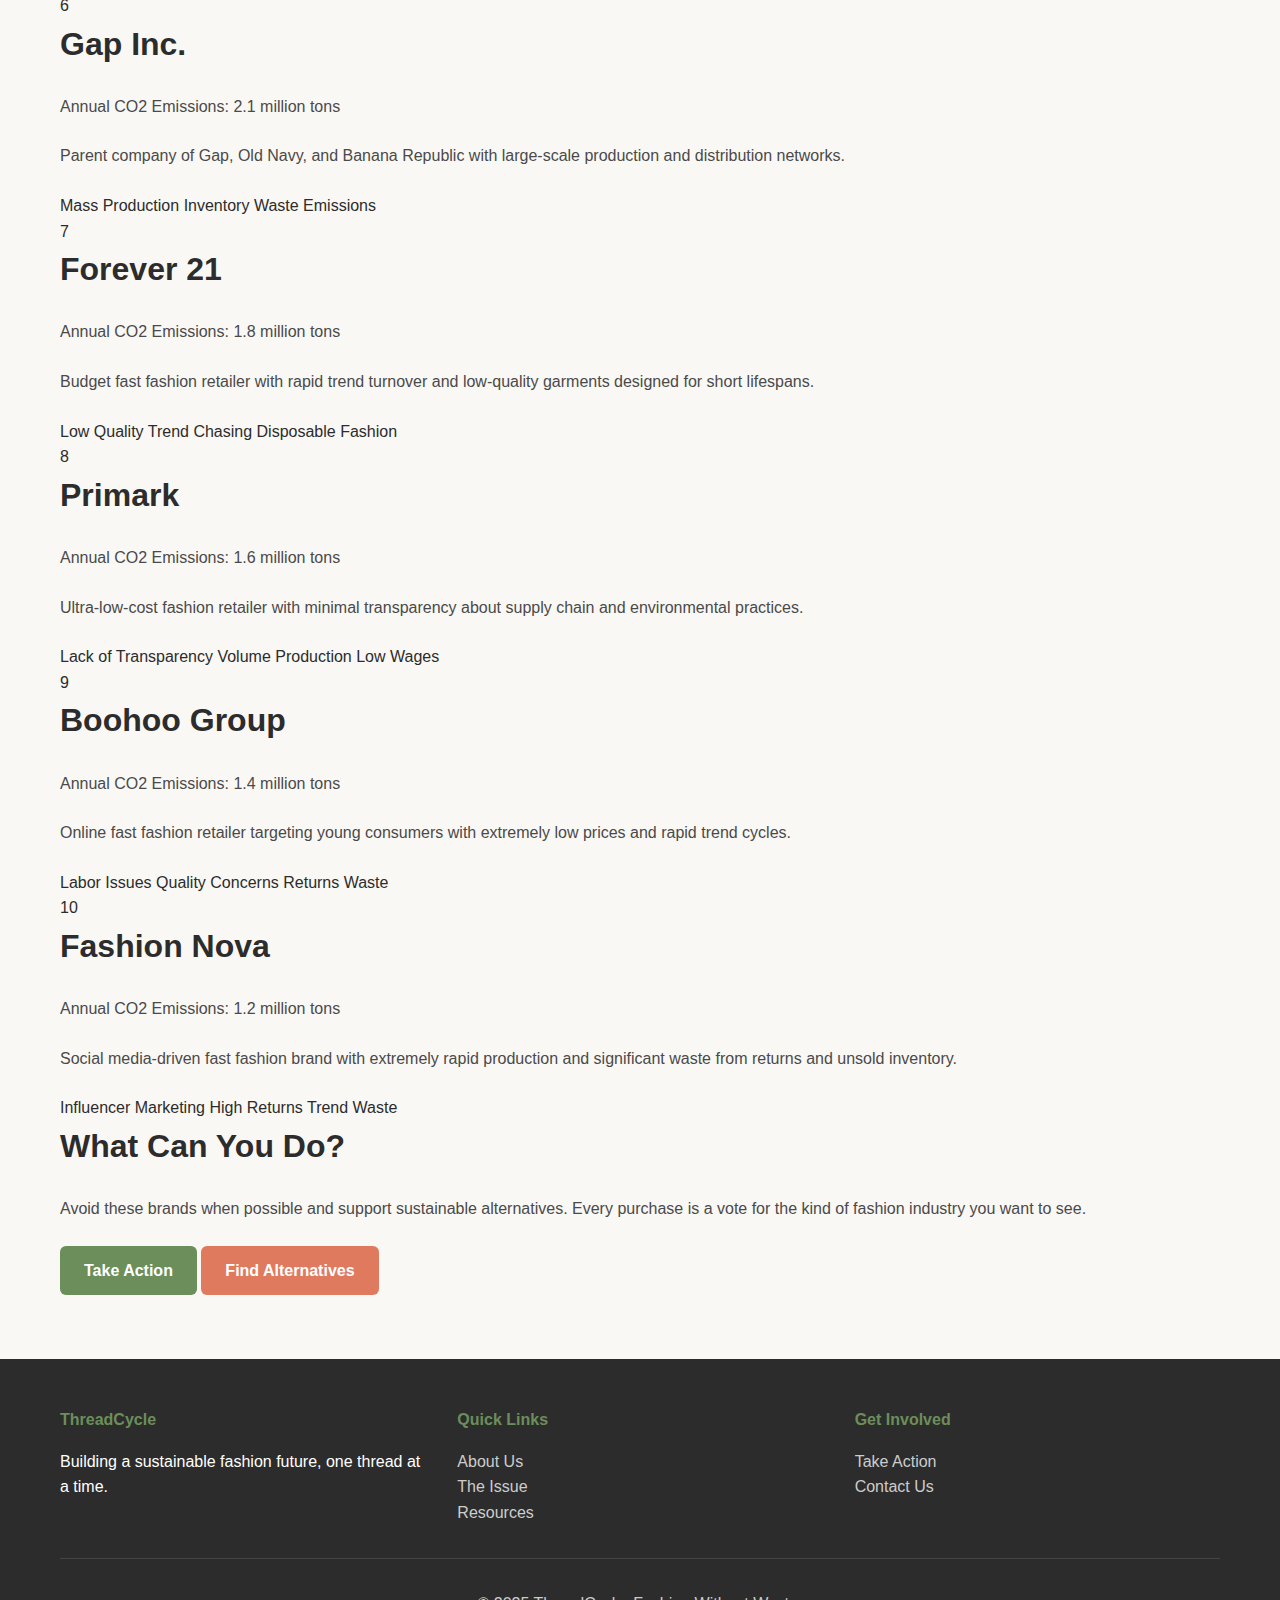
<file: top10.html>
<!DOCTYPE html>
<html lang="en">
<head>
    <meta charset="UTF-8">
    <meta name="viewport" content="width=device-width, initial-scale=1.0">
    <title>Top 10 Corporate Polluters - ThreadCycle</title>
    <link rel="stylesheet" href="styles.css">
</head>
<body>
    <header>
        <nav>
            <div class="nav-container">
                <div class="logo">
                    <h1>ThreadCycle</h1>
                </div>
                <ul class="nav-menu">
                    <li><a href="index.html">Home</a></li>
                    <li><a href="about.html">About</a></li>
                    <li><a href="issue.html">The Issue</a></li>
                    <li><a href="action.html">Take Action</a></li>
                    <li><a href="blog.html">Blog</a></li>
                    <li><a href="top10.html" class="active">Top 10</a></li>
                    <li><a href="resources.html">Resources</a></li>
                    <li><a href="contact.html">Contact</a></li>
                </ul>
            </div>
        </nav>
    </header>

    <main>
        <section class="page-header">
            <div class="container">
                <h2>Top 10 Fashion Industry Polluters</h2>
                <p class="page-subtitle">Understanding which brands contribute most to environmental damage</p>
            </div>
        </section>

        <section class="content">
            <div class="container">
                <div class="top10-intro">
                    <p>Based on recent environmental impact assessments, these fashion corporations have the largest carbon footprints and contribute significantly to textile waste, water pollution, and labor exploitation. This list is compiled from data by environmental watchdog organizations and sustainability research institutes.</p>
                    <p><strong>Last Updated:</strong> January 2025</p>
                </div>

                <div class="top10-list">
                    <div class="top10-item">
                        <div class="rank">1</div>
                        <div class="company-info">
                            <h3>Shein</h3>
                            <p class="impact">Annual CO2 Emissions: 6.3 million tons</p>
                            <p>Ultra-fast fashion retailer producing over 6,000 new styles daily. Known for extremely low prices, poor labor conditions, and massive textile waste.</p>
                            <div class="issues">
                                <span class="issue-tag">High Carbon Footprint</span>
                                <span class="issue-tag">Labor Exploitation</span>
                                <span class="issue-tag">Textile Waste</span>
                            </div>
                        </div>
                    </div>

                    <div class="top10-item">
                        <div class="rank">2</div>
                        <div class="company-info">
                            <h3>H&M Group</h3>
                            <p class="impact">Annual CO2 Emissions: 3.5 million tons</p>
                            <p>Despite sustainability pledges, H&M remains one of the largest fast fashion producers with significant environmental impact from production and transportation.</p>
                            <div class="issues">
                                <span class="issue-tag">Greenwashing</span>
                                <span class="issue-tag">Overproduction</span>
                                <span class="issue-tag">Water Pollution</span>
                            </div>
                        </div>
                    </div>

                    <div class="top10-item">
                        <div class="rank">3</div>
                        <div class="company-info">
                            <h3>Zara (Inditex)</h3>
                            <p class="impact">Annual CO2 Emissions: 3.2 million tons</p>
                            <p>Fast fashion giant with rapid production cycles leading to massive waste. Produces 450 million garments annually.</p>
                            <div class="issues">
                                <span class="issue-tag">Fast Production</span>
                                <span class="issue-tag">Chemical Use</span>
                                <span class="issue-tag">Waste Generation</span>
                            </div>
                        </div>
                    </div>

                    <div class="top10-item">
                        <div class="rank">4</div>
                        <div class="company-info">
                            <h3>Nike</h3>
                            <p class="impact">Annual CO2 Emissions: 2.8 million tons</p>
                            <p>Major sportswear brand with extensive supply chain emissions and synthetic material usage contributing to microplastic pollution.</p>
                            <div class="issues">
                                <span class="issue-tag">Synthetic Materials</span>
                                <span class="issue-tag">Supply Chain</span>
                                <span class="issue-tag">Microplastics</span>
                            </div>
                        </div>
                    </div>

                    <div class="top10-item">
                        <div class="rank">5</div>
                        <div class="company-info">
                            <h3>Adidas</h3>
                            <p class="impact">Annual CO2 Emissions: 2.5 million tons</p>
                            <p>Similar to Nike, heavy reliance on synthetic materials and global manufacturing contributes to significant environmental impact.</p>
                            <div class="issues">
                                <span class="issue-tag">Polyester Use</span>
                                <span class="issue-tag">Energy Intensive</span>
                                <span class="issue-tag">Transportation</span>
                            </div>
                        </div>
                    </div>

                    <div class="top10-item">
                        <div class="rank">6</div>
                        <div class="company-info">
                            <h3>Gap Inc.</h3>
                            <p class="impact">Annual CO2 Emissions: 2.1 million tons</p>
                            <p>Parent company of Gap, Old Navy, and Banana Republic with large-scale production and distribution networks.</p>
                            <div class="issues">
                                <span class="issue-tag">Mass Production</span>
                                <span class="issue-tag">Inventory Waste</span>
                                <span class="issue-tag">Emissions</span>
                            </div>
                        </div>
                    </div>

                    <div class="top10-item">
                        <div class="rank">7</div>
                        <div class="company-info">
                            <h3>Forever 21</h3>
                            <p class="impact">Annual CO2 Emissions: 1.8 million tons</p>
                            <p>Budget fast fashion retailer with rapid trend turnover and low-quality garments designed for short lifespans.</p>
                            <div class="issues">
                                <span class="issue-tag">Low Quality</span>
                                <span class="issue-tag">Trend Chasing</span>
                                <span class="issue-tag">Disposable Fashion</span>
                            </div>
                        </div>
                    </div>

                    <div class="top10-item">
                        <div class="rank">8</div>
                        <div class="company-info">
                            <h3>Primark</h3>
                            <p class="impact">Annual CO2 Emissions: 1.6 million tons</p>
                            <p>Ultra-low-cost fashion retailer with minimal transparency about supply chain and environmental practices.</p>
                            <div class="issues">
                                <span class="issue-tag">Lack of Transparency</span>
                                <span class="issue-tag">Volume Production</span>
                                <span class="issue-tag">Low Wages</span>
                            </div>
                        </div>
                    </div>

                    <div class="top10-item">
                        <div class="rank">9</div>
                        <div class="company-info">
                            <h3>Boohoo Group</h3>
                            <p class="impact">Annual CO2 Emissions: 1.4 million tons</p>
                            <p>Online fast fashion retailer targeting young consumers with extremely low prices and rapid trend cycles.</p>
                            <div class="issues">
                                <span class="issue-tag">Labor Issues</span>
                                <span class="issue-tag">Quality Concerns</span>
                                <span class="issue-tag">Returns Waste</span>
                            </div>
                        </div>
                    </div>

                    <div class="top10-item">
                        <div class="rank">10</div>
                        <div class="company-info">
                            <h3>Fashion Nova</h3>
                            <p class="impact">Annual CO2 Emissions: 1.2 million tons</p>
                            <p>Social media-driven fast fashion brand with extremely rapid production and significant waste from returns and unsold inventory.</p>
                            <div class="issues">
                                <span class="issue-tag">Influencer Marketing</span>
                                <span class="issue-tag">High Returns</span>
                                <span class="issue-tag">Trend Waste</span>
                            </div>
                        </div>
                    </div>
                </div>

                <div class="cta-section">
                    <h3>What Can You Do?</h3>
                    <p>Avoid these brands when possible and support sustainable alternatives. Every purchase is a vote for the kind of fashion industry you want to see.</p>
                    <div class="cta-buttons">
                        <a href="action.html" class="btn btn-primary">Take Action</a>
                        <a href="resources.html" class="btn btn-secondary">Find Alternatives</a>
                    </div>
                </div>
            </div>
        </section>
    </main>

    <footer>
        <div class="container">
            <div class="footer-content">
                <div class="footer-section">
                    <h4>ThreadCycle</h4>
                    <p>Building a sustainable fashion future, one thread at a time.</p>
                </div>
                <div class="footer-section">
                    <h4>Quick Links</h4>
                    <ul>
                        <li><a href="about.html">About Us</a></li>
                        <li><a href="issue.html">The Issue</a></li>
                        <li><a href="resources.html">Resources</a></li>
                    </ul>
                </div>
                <div class="footer-section">
                    <h4>Get Involved</h4>
                    <ul>
                        <li><a href="action.html">Take Action</a></li>
                        <li><a href="contact.html">Contact Us</a></li>
                    </ul>
                </div>
            </div>
            <div class="footer-bottom">
                <p>&copy; 2025 ThreadCycle. Fashion Without Waste.</p>
            </div>
        </div>
    </footer>
</body>
</html>
</file>
<file: mystyle.css>
body {
  background-color: rgb(202, 202, 202);
  font-family: Arial, sans-serif;
}

h1 {

  color: rgb(107, 154, 168);
  text-align: center;
}

p {
  color: rgb(255, 255, 255);
  font-size: 18px;
}

h2 {
  color: rgb(61, 97, 95);
  margin-top: 20px;
}

ul, ol {
  background-color: #f0f8ff;
  padding: 10px;
  border-radius: 8px;
}

img {
  border: 3px solid black;
  border-radius: 10%;
  margin: 10px;
}
</file>
<file: styles.css>
/* Reset */
* {
  margin: 0;
  padding: 0;
  box-sizing: border-box;
}

body {
  font-family: "Segoe UI", Tahoma, Geneva, Verdana, sans-serif;
  line-height: 1.6;
  color: #2c2c2c;
  background-color: #faf8f5;
}

.container {
  max-width: 1200px;
  margin: 0 auto;
  padding: 0 20px;
}

/* Colors */
:root {
  --beige: #f5f1eb;
  --green: #6b8e5a;
  --dark-green: #4a6b3a;
  --charcoal: #2c2c2c;
  --gray: #4a4a4a;
  --coral: #e07a5f;
  --white: #fff;
  --light: #f8f8f8;
}

/* Header */
header {
  background: var(--white);
  box-shadow: 0 2px 10px rgba(0, 0, 0, 0.1);
  position: sticky;
  top: 0;
  z-index: 100;
}

.nav-container {
  display: flex;
  justify-content: space-between;
  align-items: center;
  padding: 1rem 20px;
  max-width: 1200px;
  margin: 0 auto;
}

.logo h1 {
  color: var(--green);
  font-size: 1.8rem;
}

.nav-menu {
  display: flex;
  list-style: none;
  gap: 2rem;
}

.nav-menu a {
  text-decoration: none;
  color: var(--charcoal);
  font-weight: 500;
}

.nav-menu a:hover,
.nav-menu a.active {
  color: var(--green);
}

/* Hero */
.hero {
  background: linear-gradient(135deg, var(--beige), #e8ddd4);
  padding: 4rem 0;
  min-height: 70vh;
  display: flex;
  align-items: center;
}

.hero-content {
  max-width: 1200px;
  margin: 0 auto;
  padding: 0 20px;
}

.hero h2 {
  font-size: 3.5rem;
  margin-bottom: 1rem;
}

.hero-subtitle {
  font-size: 1.5rem;
  color: var(--green);
  margin-bottom: 1.5rem;
}

.hero p {
  font-size: 1.2rem;
  margin-bottom: 2rem;
  color: var(--gray);
}

.hero-buttons {
  display: flex;
  gap: 1rem;
}

/* Buttons */
.btn {
  display: inline-block;
  padding: 12px 24px;
  text-decoration: none;
  border-radius: 6px;
  font-weight: 600;
  border: none;
  cursor: pointer;
}

.btn-primary {
  background: var(--green);
  color: var(--white);
}

.btn-primary:hover {
  background: var(--dark-green);
}

.btn-secondary {
  background: var(--coral);
  color: var(--white);
}

.btn-secondary:hover {
  background: #d16849;
}

/* Sections */
.stats,
.actions-preview,
.content {
  padding: 4rem 0;
}

.stats {
  background: var(--white);
}

.actions-preview {
  background: var(--beige);
}

h3 {
  text-align: center;
  font-size: 2.5rem;
  margin-bottom: 3rem;
}

/* Grids */
.stats-grid,
.actions-grid,
.resources-grid,
.blog-posts {
  display: grid;
  grid-template-columns: repeat(auto-fit, minmax(250px, 1fr));
  gap: 2rem;
}

/* Cards */
.stat-card,
.action-card,
.resource-category,
.blog-post,
.sidebar-card {
  background: var(--white);
  padding: 2rem;
  border-radius: 10px;
  box-shadow: 0 4px 15px rgba(0, 0, 0, 0.1);
}

.stat-card {
  text-align: center;
  background: var(--light);
  border-left: 4px solid var(--coral);
}

.stat-card h4 {
  font-size: 2.5rem;
  color: var(--green);
  margin-bottom: 0.5rem;
}

.action-card h4,
.resource-category h3 {
  color: var(--green);
  margin-bottom: 1rem;
}

/* Page Header */
.page-header {
  background: var(--green);
  color: var(--white);
  padding: 3rem 0;
  text-align: center;
}

.page-header h2 {
  font-size: 3rem;
}

/* Content */
.content h3 {
  font-size: 2rem;
  text-align: left;
  margin-bottom: 1.5rem;
}

.content p {
  margin-bottom: 1.5rem;
  color: var(--gray);
}

.content ul {
  margin-bottom: 2rem;
  padding-left: 2rem;
}

/* Tables */
table {
  width: 100%;
  border-collapse: collapse;
  margin: 2rem 0;
  background: var(--white);
  border-radius: 10px;
  overflow: hidden;
}

th,
td {
  padding: 1rem;
  text-align: left;
  border-bottom: 1px solid #eee;
}

th {
  background: var(--green);
  color: var(--white);
}

/* Forms */
.form-group {
  margin-bottom: 1.5rem;
}

.form-group label {
  display: block;
  margin-bottom: 0.5rem;
  font-weight: 600;
}

.form-group input,
.form-group select,
.form-group textarea {
  width: 100%;
  padding: 0.75rem;
  border: 2px solid #ddd;
  border-radius: 6px;
}

.form-group input:focus,
.form-group select:focus,
.form-group textarea:focus {
  outline: none;
  border-color: var(--green);
}

/* Footer */
footer {
  background: var(--charcoal);
  color: var(--white);
  padding: 3rem 0 1rem;
}

.footer-content {
  display: grid;
  grid-template-columns: repeat(auto-fit, minmax(250px, 1fr));
  gap: 2rem;
  margin-bottom: 2rem;
}

.footer-section h4 {
  color: var(--green);
  margin-bottom: 1rem;
}

.footer-section ul {
  list-style: none;
}

.footer-section a {
  color: #ccc;
  text-decoration: none;
}

.footer-section a:hover {
  color: var(--white);
}

.footer-bottom {
  text-align: center;
  padding-top: 2rem;
  border-top: 1px solid #444;
  color: #ccc;
}

/* Responsive */
@media (max-width: 768px) {
  .nav-menu {
    flex-wrap: wrap;
    gap: 1rem;
  }

  .hero h2 {
    font-size: 2.5rem;
  }

  .stats-grid,
  .actions-grid {
    grid-template-columns: 1fr;
  }
}

@media (max-width: 480px) {
  .hero h2 {
    font-size: 2rem;
  }

  .nav-container {
    flex-direction: column;
    gap: 1rem;
  }
}
</file>
